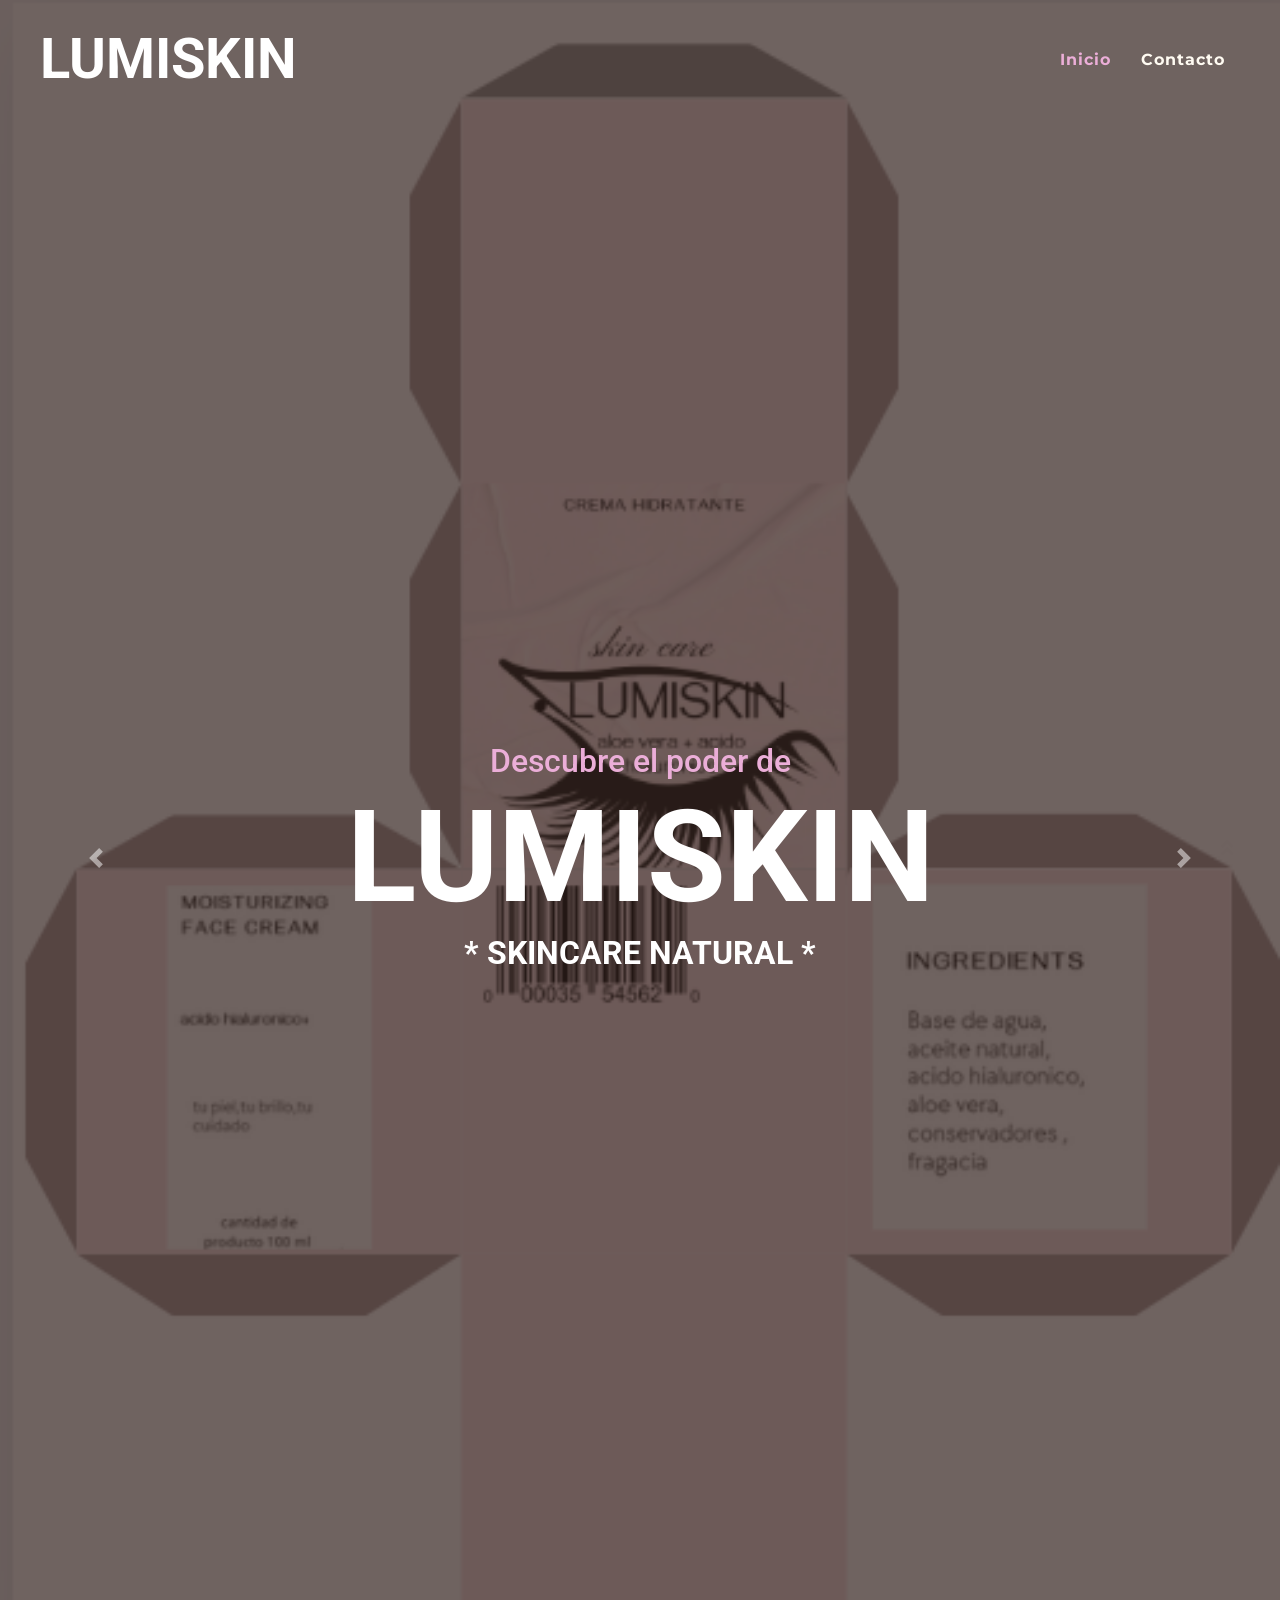
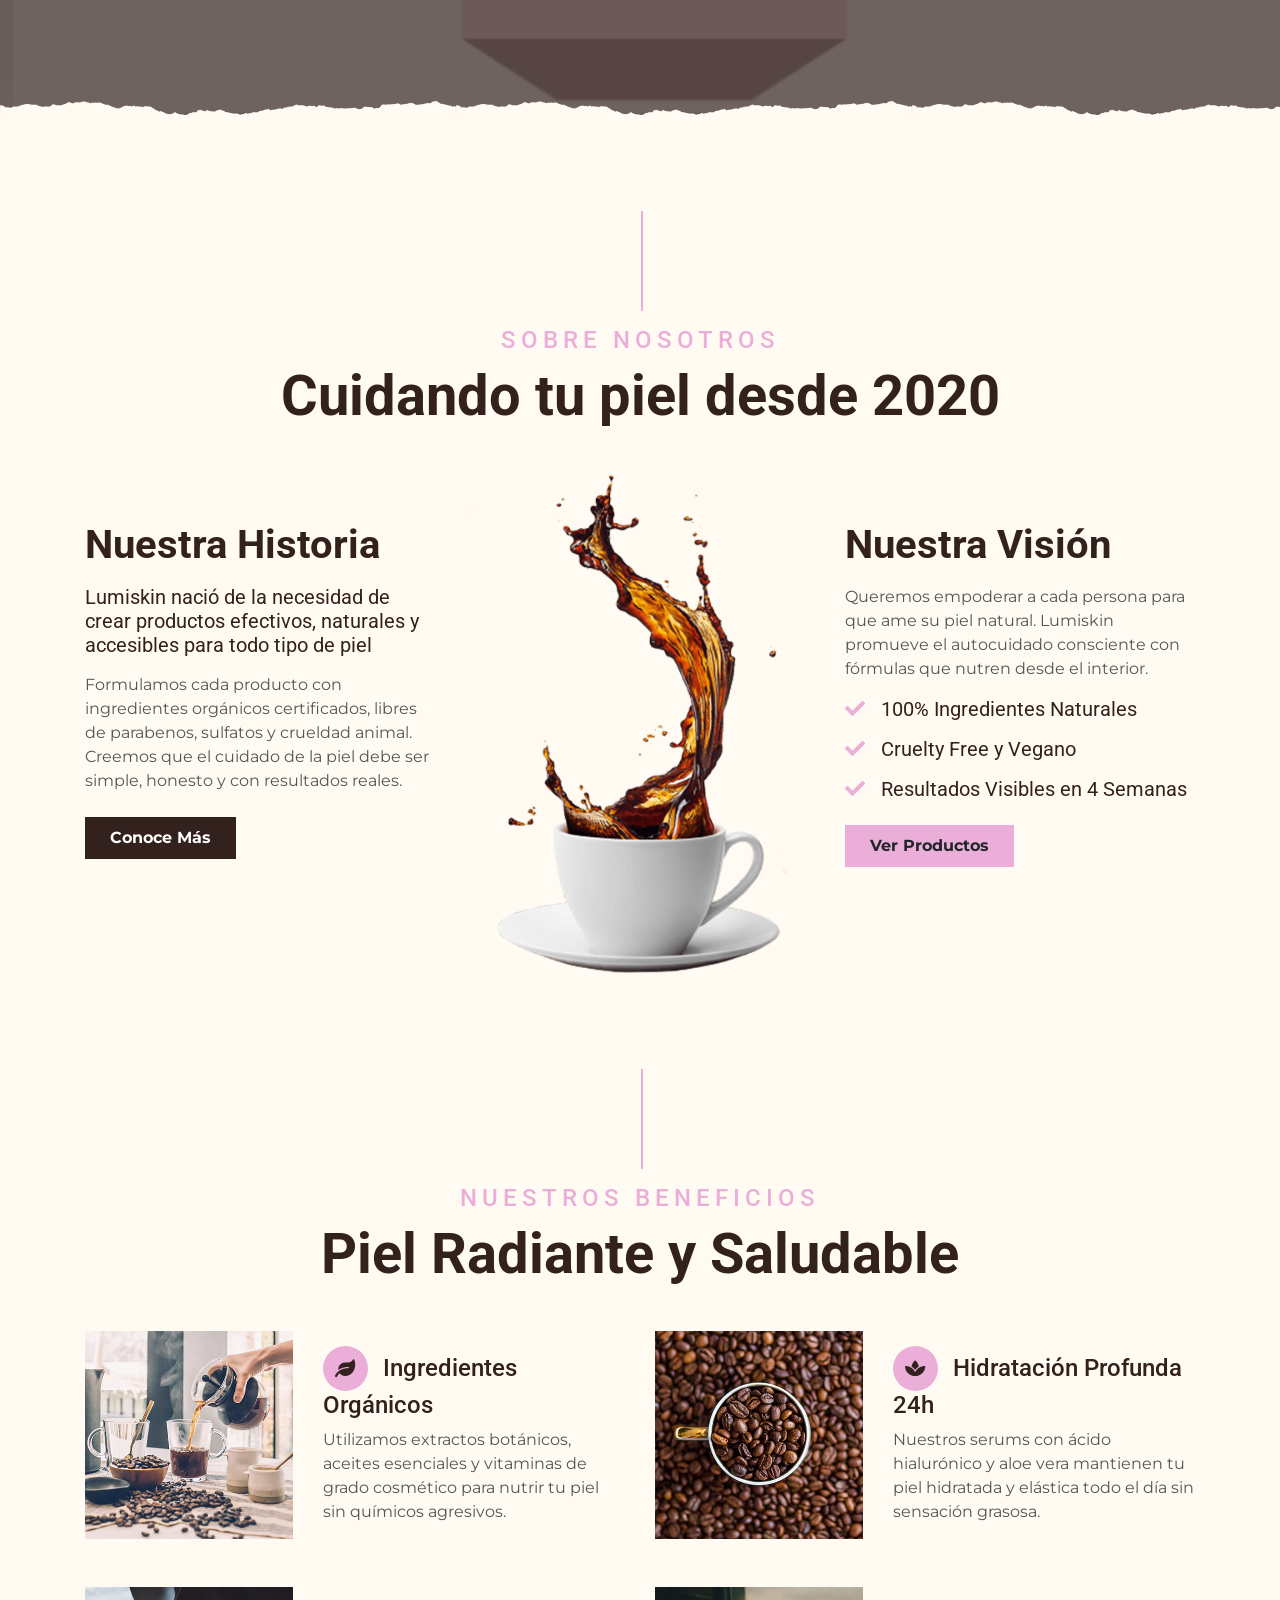
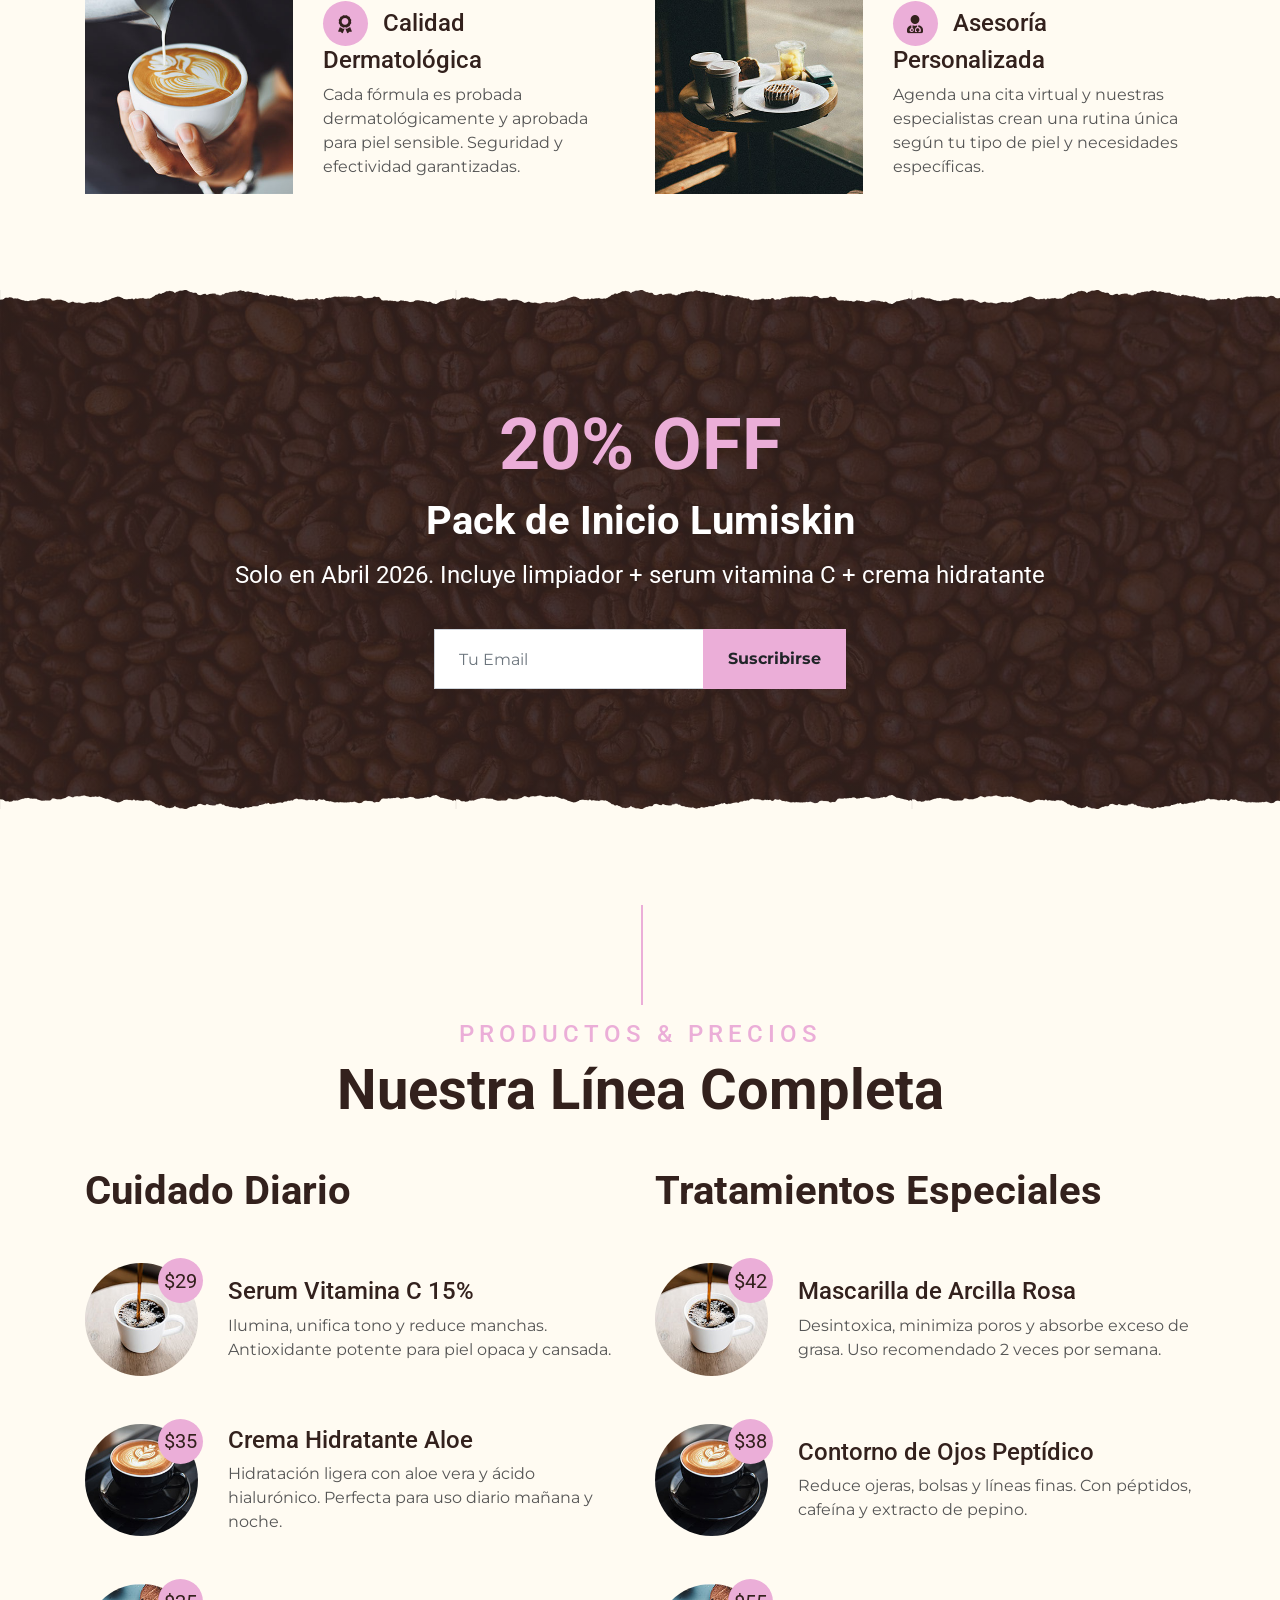
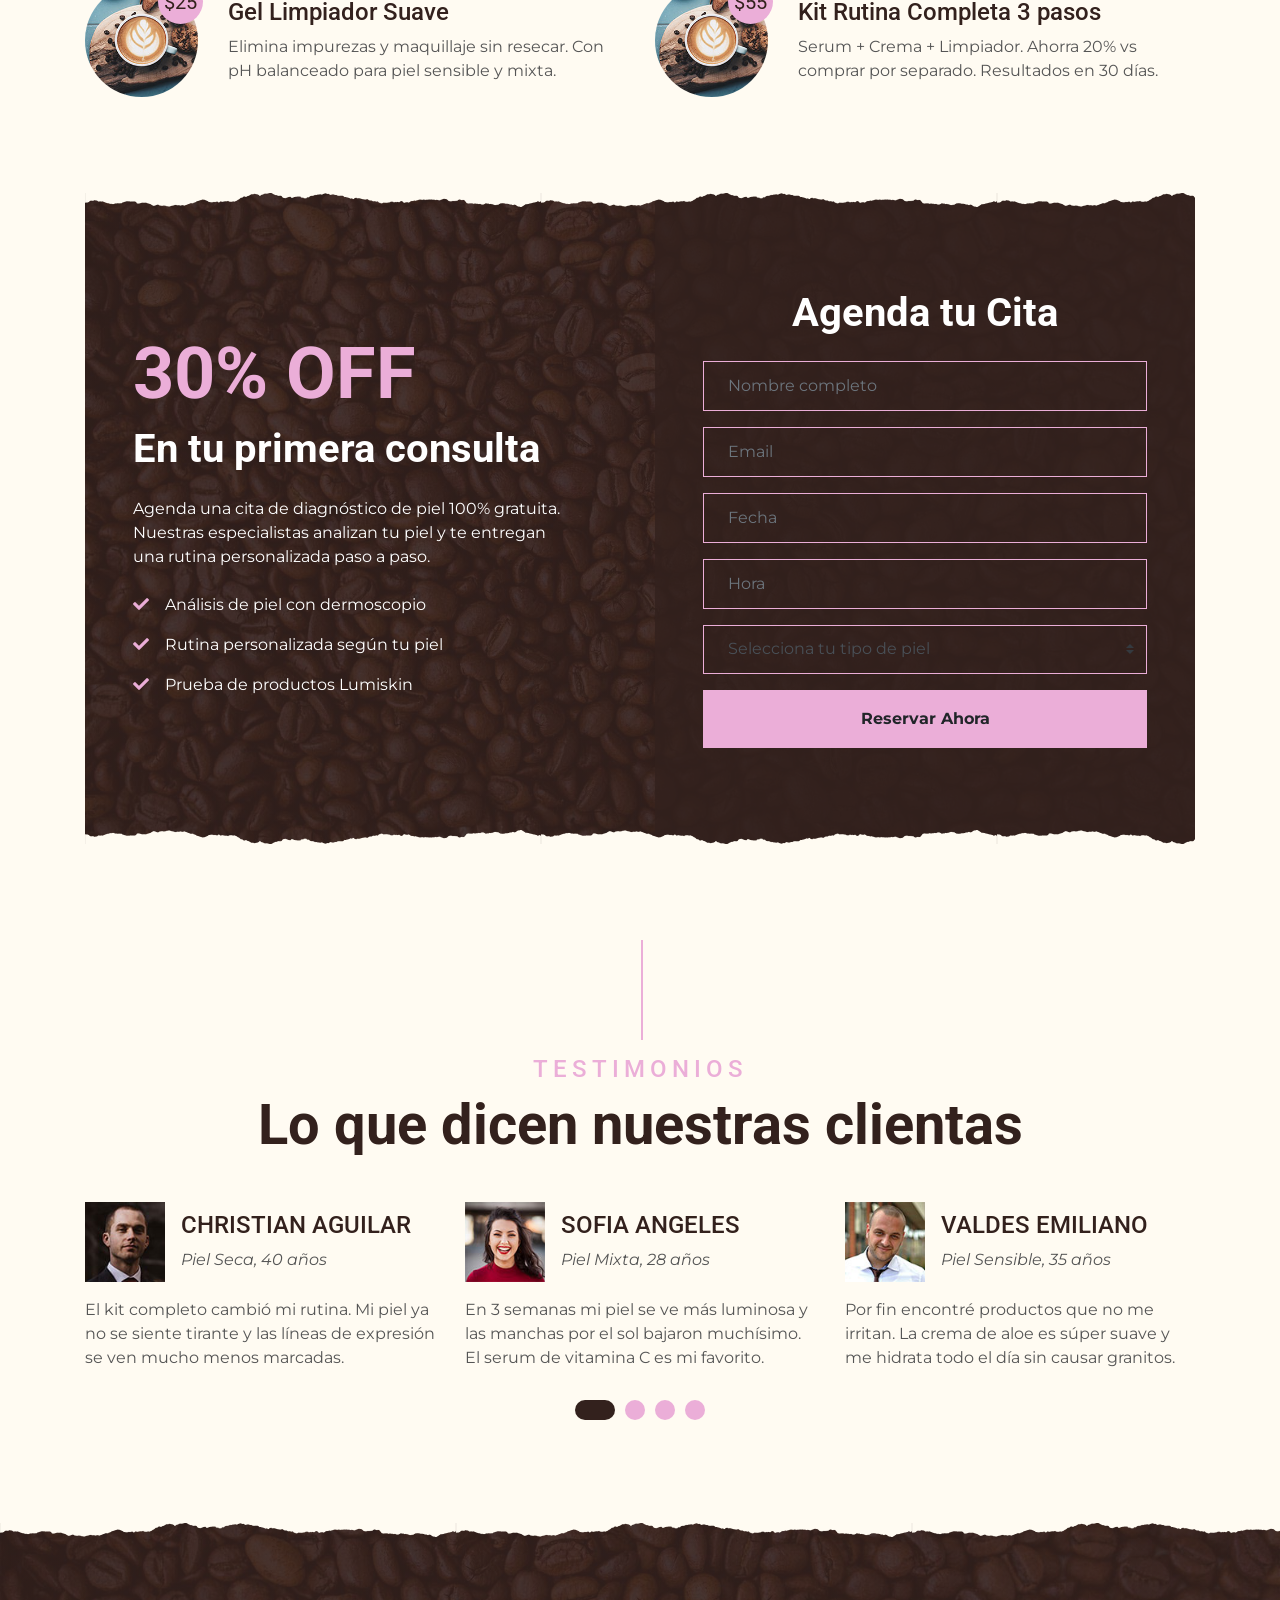
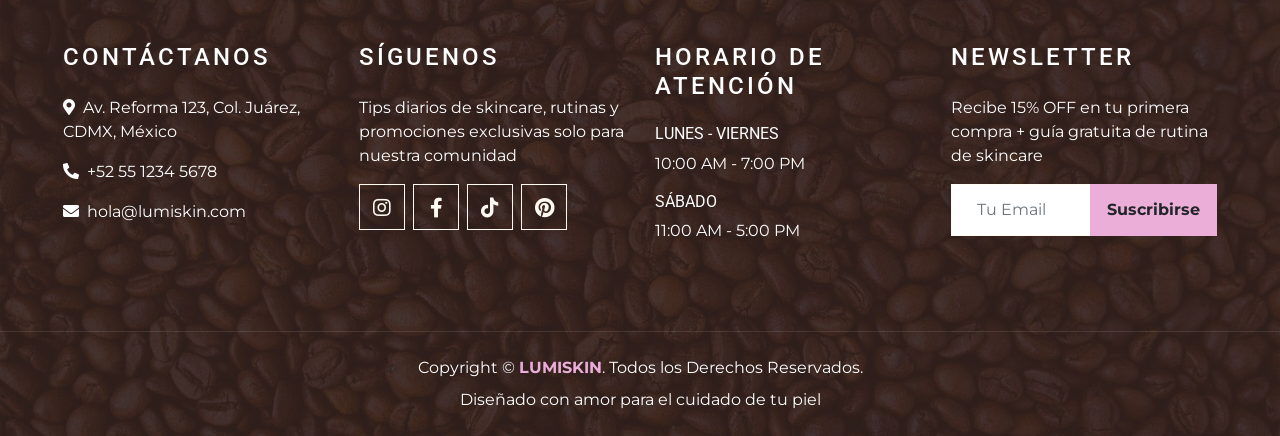
<file: index.html>
<!DOCTYPE html>
<html lang="es">

<head>
    <meta charset="utf-8">
    <title>LUMISKIN - Skincare Natural</title>
    <meta content="width=device-width, initial-scale=1.0" name="viewport">
    <meta content="Skincare natural, cremas faciales, serum, Lumiskin, rutina de piel" name="keywords">
    <meta content="Lumiskin - Productos de skincare natural para una piel radiante y saludable" name="description">

    <!-- Favicon -->
    <link href="img/favicon.ico" rel="icon">

    <!-- Google Font -->
    <link rel="preconnect" href="https://fonts.gstatic.com">
    <link href="https://fonts.googleapis.com/css2?family=Montserrat:wght@200;400;500&family=Roboto:wght@400;500;700&display=swap" rel="stylesheet"> 

    <!-- Font Awesome -->
    <link href="https://cdnjs.cloudflare.com/ajax/libs/font-awesome/5.10.0/css/all.min.css" rel="stylesheet">

    <!-- Libraries Stylesheet -->
    <link href="lib/owlcarousel/assets/owl.carousel.min.css" rel="stylesheet">
    <link href="lib/tempusdominus/css/tempusdominus-bootstrap-4.min.css" rel="stylesheet" />

    <!-- Customized Bootstrap Stylesheet -->
    <link href="css/style.min.css" rel="stylesheet">
</head>

<body>
    <!-- Navbar Start -->
    <div class="container-fluid p-0 nav-bar">
        <nav class="navbar navbar-expand-lg bg-none navbar-dark py-3">
            <a href="index.html" class="navbar-brand px-lg-4 m-0">
                <h1 class="m-0 display-4 text-uppercase text-white">LUMISKIN</h1>
            </a>
            <button type="button" class="navbar-toggler" data-toggle="collapse" data-target="#navbarCollapse">
                <span class="navbar-toggler-icon"></span>
            </button>
            <div class="collapse navbar-collapse justify-content-between" id="navbarCollapse">
                <div class="navbar-nav ml-auto p-4">
                    <a href="index.html" class="nav-item nav-link active">Inicio</a>
                    
                    
                    <a href="contact.html" class="nav-item nav-link">Contacto</a>
                </div>
            </div>
        </nav>
    </div>
    <!-- Navbar End -->

    <!-- Carousel Start -->
    <div class="container-fluid p-0 mb-5">
        <div id="blog-carousel" class="carousel slide overlay-bottom" data-ride="carousel">
            <div class="carousel-inner">
                <div class="carousel-item active">
                    <img class="w-100" src="imag/carrucel1.png" alt="Lumiskin Skincare">
                    <div class="carousel-caption d-flex flex-column align-items-center justify-content-center">
                        <h2 class="text-primary font-weight-medium m-0">Descubre el poder de</h2>
                        <h1 class="display-1 text-white m-0">LUMISKIN</h1>
                        <h2 class="text-white m-0">* SKINCARE NATURAL *</h2>
                    </div>
                </div>
                <div class="carousel-item">
                    <img class="w-100" src="img/carousel-2.jpg" alt="Productos naturales">
                    <div class="carousel-caption d-flex flex-column align-items-center justify-content-center">
                        <h2 class="text-primary font-weight-medium m-0">Ingredientes que tu piel</h2>
                        <h1 class="display-1 text-white m-0">NECESITA</h1>
                        <h2 class="text-white m-0">* SIN QUÍMICOS AGRESIVOS *</h2>
                    </div>
                </div>
            </div>
            <a class="carousel-control-prev" href="#blog-carousel" data-slide="prev">
                <span class="carousel-control-prev-icon"></span>
            </a>
            <a class="carousel-control-next" href="#blog-carousel" data-slide="next">
                <span class="carousel-control-next-icon"></span>
            </a>
        </div>
    </div>
    <!-- Carousel End -->

    <!-- About Start -->
    <div class="container-fluid py-5">
        <div class="container">
            <div class="section-title">
                <h4 class="text-primary text-uppercase" style="letter-spacing: 5px;">Sobre Nosotros</h4>
                <h1 class="display-4">Cuidando tu piel desde 2020</h1>
            </div>
            <div class="row">
                <div class="col-lg-4 py-0 py-lg-5">
                    <h1 class="mb-3">Nuestra Historia</h1>
                    <h5 class="mb-3">Lumiskin nació de la necesidad de crear productos efectivos, naturales y accesibles para todo tipo de piel</h5>
                    <p>Formulamos cada producto con ingredientes orgánicos certificados, libres de parabenos, sulfatos y crueldad animal. Creemos que el cuidado de la piel debe ser simple, honesto y con resultados reales.</p>
                    <a href="" class="btn btn-secondary font-weight-bold py-2 px-4 mt-2">Conoce Más</a>
                </div>
                <div class="col-lg-4 py-5 py-lg-0" style="min-height: 500px;">
                    <div class="position-relative h-100">
                        <img class="position-absolute w-100 h-100" src="img/about.png" style="object-fit: cover;">
                    </div>
                </div>
                <div class="col-lg-4 py-0 py-lg-5">
                    <h1 class="mb-3">Nuestra Visión</h1>
                    <p>Queremos empoderar a cada persona para que ame su piel natural. Lumiskin promueve el autocuidado consciente con fórmulas que nutren desde el interior.</p>
                    <h5 class="mb-3"><i class="fa fa-check text-primary mr-3"></i>100% Ingredientes Naturales</h5>
                    <h5 class="mb-3"><i class="fa fa-check text-primary mr-3"></i>Cruelty Free y Vegano</h5>
                    <h5 class="mb-3"><i class="fa fa-check text-primary mr-3"></i>Resultados Visibles en 4 Semanas</h5>
                    <a href="" class="btn btn-primary font-weight-bold py-2 px-4 mt-2">Ver Productos</a>
                </div>
            </div>
        </div>
    </div>
    <!-- About End -->

    <!-- Service Start -->
    <div class="container-fluid pt-5">
        <div class="container">
            <div class="section-title">
                <h4 class="text-primary text-uppercase" style="letter-spacing: 5px;">Nuestros Beneficios</h4>
                <h1 class="display-4">Piel Radiante y Saludable</h1>
            </div>
            <div class="row">
                <div class="col-lg-6 mb-5">
                    <div class="row align-items-center">
                        <div class="col-sm-5">
                            <img class="img-fluid mb-3 mb-sm-0" src="img/service-1.jpg" alt="">
                        </div>
                        <div class="col-sm-7">
                            <h4><i class="fa fa-leaf service-icon"></i>Ingredientes Orgánicos</h4>
                            <p class="m-0">Utilizamos extractos botánicos, aceites esenciales y vitaminas de grado cosmético para nutrir tu piel sin químicos agresivos.</p>
                        </div>
                    </div>
                </div>
                <div class="col-lg-6 mb-5">
                    <div class="row align-items-center">
                        <div class="col-sm-5">
                            <img class="img-fluid mb-3 mb-sm-0" src="img/service-2.jpg" alt="">
                        </div>
                        <div class="col-sm-7">
                            <h4><i class="fa fa-spa service-icon"></i>Hidratación Profunda 24h</h4>
                            <p class="m-0">Nuestros serums con ácido hialurónico y aloe vera mantienen tu piel hidratada y elástica todo el día sin sensación grasosa.</p>
                        </div>
                    </div>
                </div>
                <div class="col-lg-6 mb-5">
                    <div class="row align-items-center">
                        <div class="col-sm-5">
                            <img class="img-fluid mb-3 mb-sm-0" src="img/service-3.jpg" alt="">
                        </div>
                        <div class="col-sm-7">
                            <h4><i class="fa fa-award service-icon"></i>Calidad Dermatológica</h4>
                            <p class="m-0">Cada fórmula es probada dermatológicamente y aprobada para piel sensible. Seguridad y efectividad garantizadas.</p>
                        </div>
                    </div>
                </div>
                <div class="col-lg-6 mb-5">
                    <div class="row align-items-center">
                        <div class="col-sm-5">
                            <img class="img-fluid mb-3 mb-sm-0" src="img/service-4.jpg" alt="">
                        </div>
                        <div class="col-sm-7">
                            <h4><i class="fa fa-user-md service-icon"></i>Asesoría Personalizada</h4>
                            <p class="m-0">Agenda una cita virtual y nuestras especialistas crean una rutina única según tu tipo de piel y necesidades específicas.</p>
                        </div>
                    </div>
                </div>
            </div>
        </div>
    </div>
    <!-- Service End -->

    <!-- Offer Start -->
    <div class="offer container-fluid my-5 py-5 text-center position-relative overlay-top overlay-bottom">
        <div class="container py-5">
            <h1 class="display-3 text-primary mt-3">20% OFF</h1>
            <h1 class="text-white mb-3">Pack de Inicio Lumiskin</h1>
            <h4 class="text-white font-weight-normal mb-4 pb-3">Solo en Abril 2026. Incluye limpiador + serum vitamina C + crema hidratante</h4>
            <form class="form-inline justify-content-center mb-4">
                <div class="input-group">
                    <input type="text" class="form-control p-4" placeholder="Tu Email" style="height: 60px;">
                    <div class="input-group-append">
                        <button class="btn btn-primary font-weight-bold px-4" type="submit">Suscribirse</button>
                    </div>
                </div>
            </form>
        </div>
    </div>
    <!-- Offer End -->

    <!-- Menu Start -->
    <div class="container-fluid pt-5">
        <div class="container">
            <div class="section-title">
                <h4 class="text-primary text-uppercase" style="letter-spacing: 5px;">Productos & Precios</h4>
                <h1 class="display-4">Nuestra Línea Completa</h1>
            </div>
            <div class="row">
                <div class="col-lg-6">
                    <h1 class="mb-5">Cuidado Diario</h1>
                    <div class="row align-items-center mb-5">
                        <div class="col-4 col-sm-3">
                            <img class="w-100 rounded-circle mb-3 mb-sm-0" src="img/menu-1.jpg" alt="">
                            <h5 class="menu-price">$29</h5>
                        </div>
                        <div class="col-8 col-sm-9">
                            <h4>Serum Vitamina C 15%</h4>
                            <p class="m-0">Ilumina, unifica tono y reduce manchas. Antioxidante potente para piel opaca y cansada.</p>
                        </div>
                    </div>
                    <div class="row align-items-center mb-5">
                        <div class="col-4 col-sm-3">
                            <img class="w-100 rounded-circle mb-3 mb-sm-0" src="img/menu-2.jpg" alt="">
                            <h5 class="menu-price">$35</h5>
                        </div>
                        <div class="col-8 col-sm-9">
                            <h4>Crema Hidratante Aloe</h4>
                            <p class="m-0">Hidratación ligera con aloe vera y ácido hialurónico. Perfecta para uso diario mañana y noche.</p>
                        </div>
                    </div>
                    <div class="row align-items-center mb-5">
                        <div class="col-4 col-sm-3">
                            <img class="w-100 rounded-circle mb-3 mb-sm-0" src="img/menu-3.jpg" alt="">
                            <h5 class="menu-price">$25</h5>
                        </div>
                        <div class="col-8 col-sm-9">
                            <h4>Gel Limpiador Suave</h4>
                            <p class="m-0">Elimina impurezas y maquillaje sin resecar. Con pH balanceado para piel sensible y mixta.</p>
                        </div>
                    </div>
                </div>
                <div class="col-lg-6">
                    <h1 class="mb-5">Tratamientos Especiales</h1>
                    <div class="row align-items-center mb-5">
                        <div class="col-4 col-sm-3">
                            <img class="w-100 rounded-circle mb-3 mb-sm-0" src="img/menu-1.jpg" alt="">
                            <h5 class="menu-price">$42</h5>
                        </div>
                        <div class="col-8 col-sm-9">
                            <h4>Mascarilla de Arcilla Rosa</h4>
                            <p class="m-0">Desintoxica, minimiza poros y absorbe exceso de grasa. Uso recomendado 2 veces por semana.</p>
                        </div>
                    </div>
                    <div class="row align-items-center mb-5">
                        <div class="col-4 col-sm-3">
                            <img class="w-100 rounded-circle mb-3 mb-sm-0" src="img/menu-2.jpg" alt="">
                            <h5 class="menu-price">$38</h5>
                        </div>
                        <div class="col-8 col-sm-9">
                            <h4>Contorno de Ojos Peptídico</h4>
                            <p class="m-0">Reduce ojeras, bolsas y líneas finas. Con péptidos, cafeína y extracto de pepino.</p>
                        </div>
                    </div>
                    <div class="row align-items-center mb-5">
                        <div class="col-4 col-sm-3">
                            <img class="w-100 rounded-circle mb-3 mb-sm-0" src="img/menu-3.jpg" alt="">
                            <h5 class="menu-price">$55</h5>
                        </div>
                        <div class="col-8 col-sm-9">
                            <h4>Kit Rutina Completa 3 pasos</h4>
                            <p class="m-0">Serum + Crema + Limpiador. Ahorra 20% vs comprar por separado. Resultados en 30 días.</p>
                        </div>
                    </div>
                </div>
            </div>
        </div>
    </div>
    <!-- Menu End -->

    <!-- Reservation Start -->
    <div class="container-fluid my-5">
        <div class="container">
            <div class="reservation position-relative overlay-top overlay-bottom">
                <div class="row align-items-center">
                    <div class="col-lg-6 my-5 my-lg-0">
                        <div class="p-5">
                            <div class="mb-4">
                                <h1 class="display-3 text-primary">30% OFF</h1>
                                <h1 class="text-white">En tu primera consulta</h1>
                            </div>
                            <p class="text-white">Agenda una cita de diagnóstico de piel 100% gratuita. Nuestras especialistas analizan tu piel y te entregan una rutina personalizada paso a paso.</p>
                            <ul class="list-inline text-white m-0">
                                <li class="py-2"><i class="fa fa-check text-primary mr-3"></i>Análisis de piel con dermoscopio</li>
                                <li class="py-2"><i class="fa fa-check text-primary mr-3"></i>Rutina personalizada según tu piel</li>
                                <li class="py-2"><i class="fa fa-check text-primary mr-3"></i>Prueba de productos Lumiskin</li>
                            </ul>
                        </div>
                    </div>
                    <div class="col-lg-6">
                        <div class="text-center p-5" style="background: rgba(51, 33, 29, .8);">
                            <h1 class="text-white mb-4 mt-5">Agenda tu Cita</h1>
                            <form class="mb-5">
                                <div class="form-group">
                                    <input type="text" class="form-control bg-transparent border-primary p-4" placeholder="Nombre completo" required="required" />
                                </div>
                                <div class="form-group">
                                    <input type="email" class="form-control bg-transparent border-primary p-4" placeholder="Email" required="required" />
                                </div>
                                <div class="form-group">
                                    <div class="date" id="date" data-target-input="nearest">
                                        <input type="text" class="form-control bg-transparent border-primary p-4 datetimepicker-input" placeholder="Fecha" data-target="#date" data-toggle="datetimepicker"/>
                                    </div>
                                </div>
                                <div class="form-group">
                                    <div class="time" id="time" data-target-input="nearest">
                                        <input type="text" class="form-control bg-transparent border-primary p-4 datetimepicker-input" placeholder="Hora" data-target="#time" data-toggle="datetimepicker"/>
                                    </div>
                                </div>
                                <div class="form-group">
                                    <select class="custom-select bg-transparent border-primary px-4" style="height: 49px;">
                                        <option selected>Selecciona tu tipo de piel</option>
                                        <option value="1">Piel Seca</option>
                                        <option value="2">Piel Grasa</option>
                                        <option value="3">Piel Mixta</option>
                                        <option value="4">Piel Sensible</option>
                                    </select>
                                </div>
                                
                                <div>
                                    <button class="btn btn-primary btn-block font-weight-bold py-3" type="submit">Reservar Ahora</button>
                                </div>
                            </form>
                        </div>
                    </div>
                </div>
            </div>
        </div>
    </div>
    <!-- Reservation End -->

    <!-- Testimonial Start -->
    <div class="container-fluid py-5">
        <div class="container">
            <div class="section-title">
                <h4 class="text-primary text-uppercase" style="letter-spacing: 5px;">Testimonios</h4>
                <h1 class="display-4">Lo que dicen nuestras clientas</h1>
            </div>
            <div class="owl-carousel testimonial-carousel">
                <div class="testimonial-item">
                    <div class="d-flex align-items-center mb-3">
                        <img class="img-fluid" src="img/testimonial-1.jpg" alt="">
                        <div class="ml-3">
                            <h4>SOFIA ANGELES</h4>
                            <i>Piel Mixta, 28 años</i>
                        </div>
                    </div>
                    <p class="m-0">En 3 semanas mi piel se ve más luminosa y las manchas por el sol bajaron muchísimo. El serum de vitamina C es mi favorito.</p>
                </div>
                <div class="testimonial-item">
                    <div class="d-flex align-items-center mb-3">
                        <img class="img-fluid" src="img/testimonial-2.jpg" alt="">
                        <div class="ml-3">
                            <h4>VALDES EMILIANO </h4>
                            <i>Piel Sensible, 35 años</i>
                        </div>
                    </div>
                    <p class="m-0">Por fin encontré productos que no me irritan. La crema de aloe es súper suave y me hidrata todo el día sin causar granitos.</p>
                </div>
                <div class="testimonial-item">
                    <div class="d-flex align-items-center mb-3">
                        <img class="img-fluid" src="img/testimonial-3.jpg" alt="">
                        <div class="ml-3">
                            <h4>Sofía Ramírez</h4>
                            <i>Piel Grasa, 24 años</i>
                        </div>
                    </div>
                    <p class="m-0">La mascarilla de arcilla rosa me ayudó a controlar el brillo y reducir poros. Mi maquillaje ahora dura todo el día.</p>
                </div>
                <div class="testimonial-item">
                    <div class="d-flex align-items-center mb-3">
                        <img class="img-fluid" src="img/testimonial-4.jpg" alt="">
                        <div class="ml-3">
                            <h4>CHRISTIAN AGUILAR </h4>
                            <i>Piel Seca, 40 años</i>
                        </div>
                    </div>
                    <p class="m-0">El kit completo cambió mi rutina. Mi piel ya no se siente tirante y las líneas de expresión se ven mucho menos marcadas.</p>
                </div>
            </div>
        </div>
    </div>
    <!-- Testimonial End -->

    <!-- Footer Start -->
    <div class="container-fluid footer text-white mt-5 pt-5 px-0 position-relative overlay-top">
        <div class="row mx-0 pt-5 px-sm-3 px-lg-5 mt-4">
            <div class="col-lg-3 col-md-6 mb-5">
                <h4 class="text-white text-uppercase mb-4" style="letter-spacing: 3px;">Contáctanos</h4>
                <p><i class="fa fa-map-marker-alt mr-2"></i>Av. Reforma 123, Col. Juárez, CDMX, México</p>
                <p><i class="fa fa-phone-alt mr-2"></i>+52 55 1234 5678</p>
                <p class="m-0"><i class="fa fa-envelope mr-2"></i>hola@lumiskin.com</p>
            </div>
            <div class="col-lg-3 col-md-6 mb-5">
                <h4 class="text-white text-uppercase mb-4" style="letter-spacing: 3px;">Síguenos</h4>
                <p>Tips diarios de skincare, rutinas y promociones exclusivas solo para nuestra comunidad</p>
                <div class="d-flex justify-content-start">
                    <a class="btn btn-lg btn-outline-light btn-lg-square mr-2" href="#"><i class="fab fa-instagram"></i></a>
                    <a class="btn btn-lg btn-outline-light btn-lg-square mr-2" href="#"><i class="fab fa-facebook-f"></i></a>
                    <a class="btn btn-lg btn-outline-light btn-lg-square mr-2" href="#"><i class="fab fa-tiktok"></i></a>
                    <a class="btn btn-lg btn-outline-light btn-lg-square" href="#"><i class="fab fa-pinterest"></i></a>
                </div>
            </div>
            <div class="col-lg-3 col-md-6 mb-5">
                <h4 class="text-white text-uppercase mb-4" style="letter-spacing: 3px;">Horario de Atención</h4>
                <div>
                    <h6 class="text-white text-uppercase">Lunes - Viernes</h6>
                    <p>10:00 AM - 7:00 PM</p>
                    <h6 class="text-white text-uppercase">Sábado</h6>
                    <p>11:00 AM - 5:00 PM</p>
                </div>
            </div>
            <div class="col-lg-3 col-md-6 mb-5">
                <h4 class="text-white text-uppercase mb-4" style="letter-spacing: 3px;">Newsletter</h4>
                <p>Recibe 15% OFF en tu primera compra + guía gratuita de rutina de skincare</p>
                <div class="w-100">
                    <div class="input-group">
                        <input type="text" class="form-control border-light" style="padding: 25px;" placeholder="Tu Email">
                        <div class="input-group-append">
                            <button class="btn btn-primary font-weight-bold px-3">Suscribirse</button>
                        </div>
                    </div>
                </div>
            </div>
        </div>
        <div class="container-fluid text-center text-white border-top mt-4 py-4 px-sm-3 px-md-5" style="border-color: rgba(256, 256, 256, .1) !important;">
            <p class="mb-2 text-white">Copyright &copy; <a class="font-weight-bold" href="#">LUMISKIN</a>. Todos los Derechos Reservados.</p>
            <p class="m-0 text-white">Diseñado con amor para el cuidado de tu piel</p>
        </div>
    </div>
    <!-- Footer End -->

    <!-- Back to Top -->
    <a href="#" class="btn btn-lg btn-primary btn-lg-square back-to-top"><i class="fa fa-angle-double-up"></i></a>

    <!-- JavaScript Libraries -->
    <script src="https://code.jquery.com/jquery-3.4.1.min.js"></script>
    <script src="https://stackpath.bootstrapcdn.com/bootstrap/4.4.1/js/bootstrap.bundle.min.js"></script>
    <script src="lib/easing/easing.min.js"></script>
    <script src="lib/waypoints/waypoints.min.js"></script>
    <script src="lib/owlcarousel/owl.carousel.min.js"></script>
    <script src="lib/tempusdominus/js/moment.min.js"></script>
    <script src="lib/tempusdominus/js/moment-timezone.min.js"></script>
    <script src="lib/tempusdominus/js/tempusdominus-bootstrap-4.min.js"></script>

    <!-- Contact Javascript File -->
    <script src="mail/jqBootstrapValidation.min.js"></script>
    <script src="mail/contact.js"></script>

    <!-- Template Javascript -->
    <script src="js/main.js"></script>
</body>

</html>
</file>
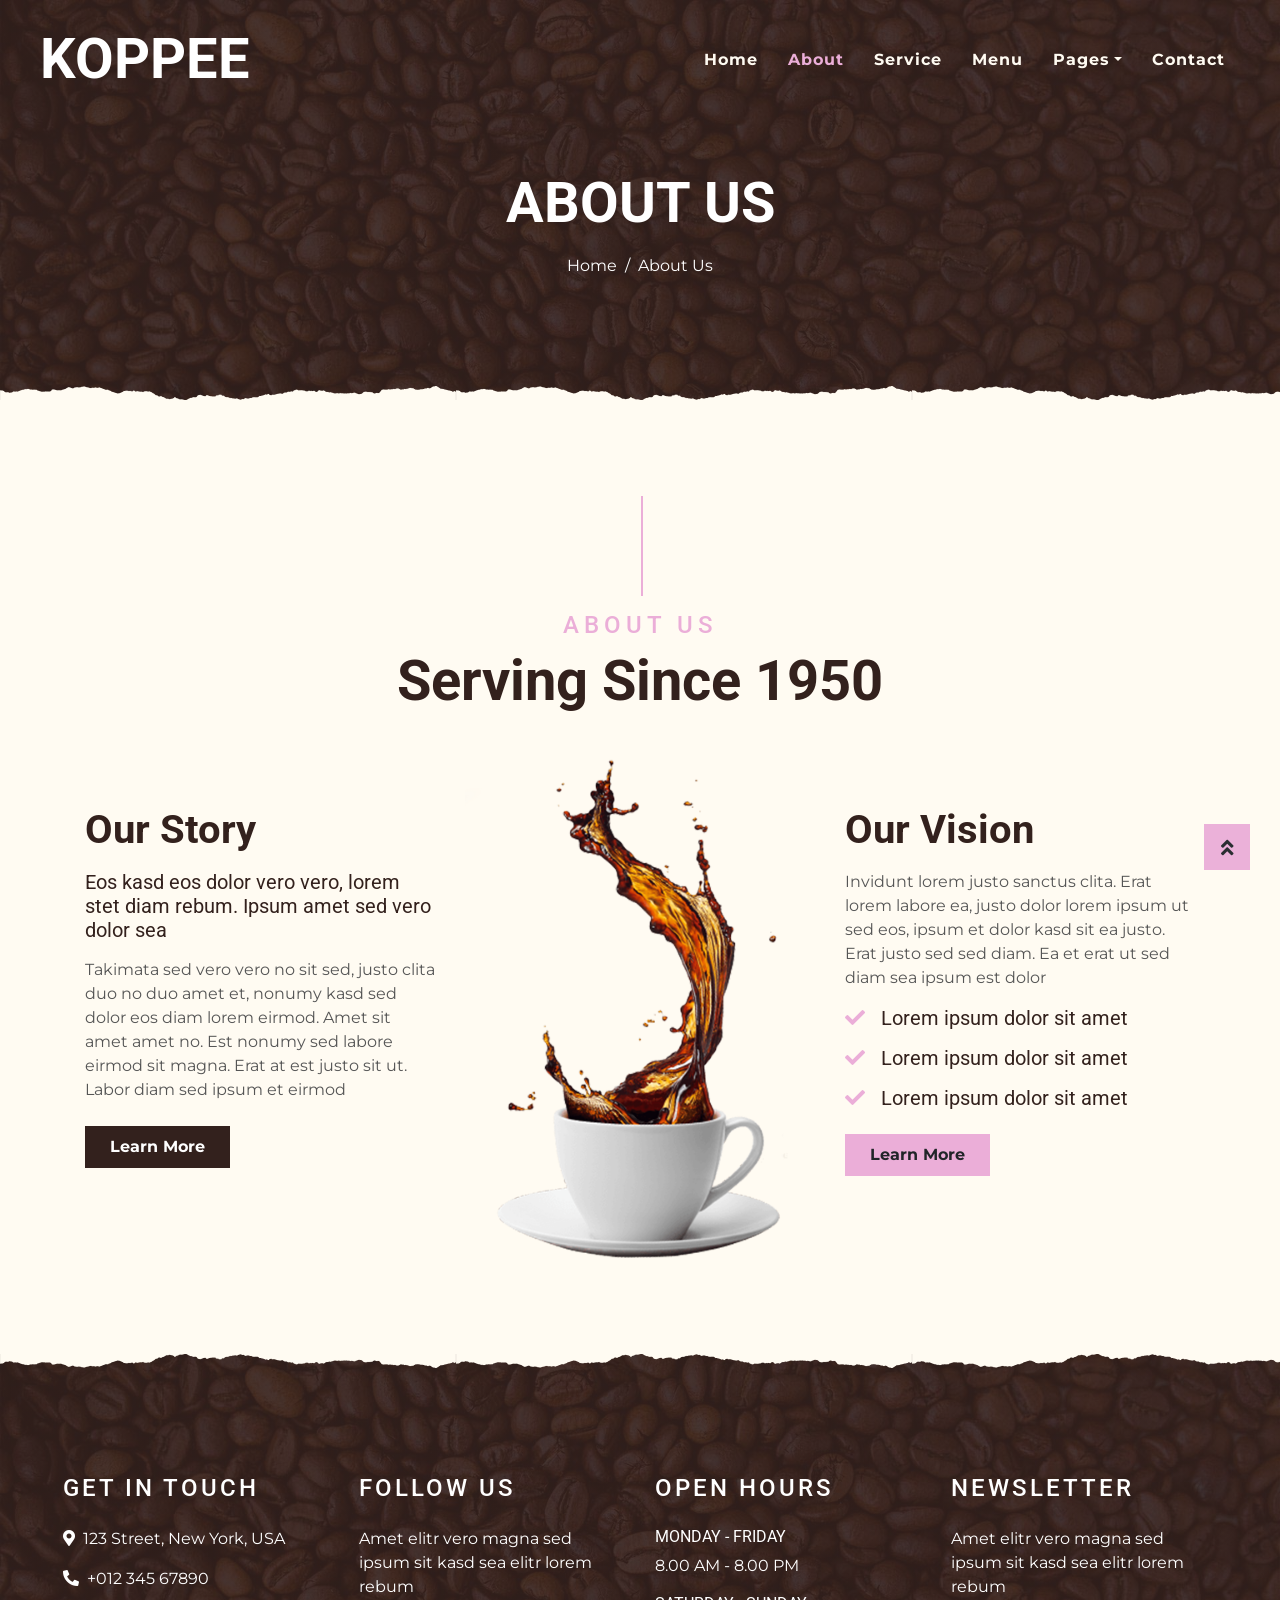
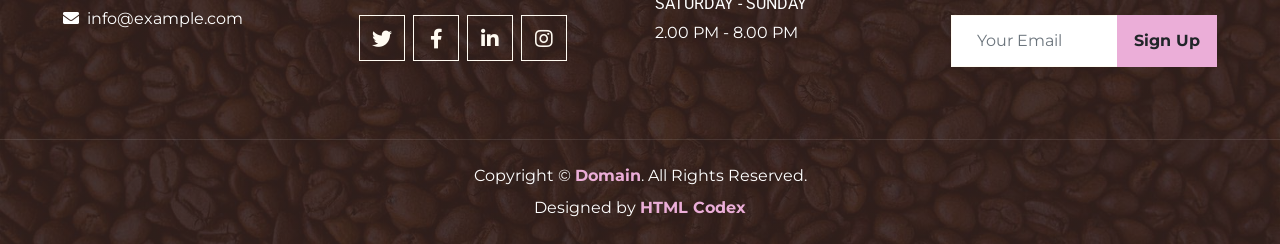
<file: about.html>
<!DOCTYPE html>
<html lang="en">

<head>
    <meta charset="utf-8">
    <title>KOPPEE - Coffee Shop HTML Template</title>
    <meta content="width=device-width, initial-scale=1.0" name="viewport">
    <meta content="Free Website Template" name="keywords">
    <meta content="Free Website Template" name="description">

    <!-- Favicon -->
    <link href="img/favicon.ico" rel="icon">

    <!-- Google Font -->
    <link rel="preconnect" href="https://fonts.gstatic.com">
    <link href="https://fonts.googleapis.com/css2?family=Montserrat:wght@200;400&family=Roboto:wght@400;500;700&display=swap" rel="stylesheet"> 

    <!-- Font Awesome -->
    <link href="https://cdnjs.cloudflare.com/ajax/libs/font-awesome/5.10.0/css/all.min.css" rel="stylesheet">

    <!-- Libraries Stylesheet -->
    <link href="lib/owlcarousel/assets/owl.carousel.min.css" rel="stylesheet">
    <link href="lib/tempusdominus/css/tempusdominus-bootstrap-4.min.css" rel="stylesheet" />

    <!-- Customized Bootstrap Stylesheet -->
    <link href="css/style.min.css" rel="stylesheet">
</head>

<body>
    <!-- Navbar Start -->
    <div class="container-fluid p-0 nav-bar">
        <nav class="navbar navbar-expand-lg bg-none navbar-dark py-3">
            <a href="index.html" class="navbar-brand px-lg-4 m-0">
                <h1 class="m-0 display-4 text-uppercase text-white">KOPPEE</h1>
            </a>
            <button type="button" class="navbar-toggler" data-toggle="collapse" data-target="#navbarCollapse">
                <span class="navbar-toggler-icon"></span>
            </button>
            <div class="collapse navbar-collapse justify-content-between" id="navbarCollapse">
                <div class="navbar-nav ml-auto p-4">
                    <a href="index.html" class="nav-item nav-link">Home</a>
                    <a href="about.html" class="nav-item nav-link active">About</a>
                    <a href="service.html" class="nav-item nav-link">Service</a>
                    <a href="menu.html" class="nav-item nav-link">Menu</a>
                    <div class="nav-item dropdown">
                        <a href="#" class="nav-link dropdown-toggle" data-toggle="dropdown">Pages</a>
                        <div class="dropdown-menu text-capitalize">
                            <a href="reservation.html" class="dropdown-item">Reservation</a>
                            <a href="testimonial.html" class="dropdown-item">Testimonial</a>
                        </div>
                    </div>
                    <a href="contact.html" class="nav-item nav-link">Contact</a>
                </div>
            </div>
        </nav>
    </div>
    <!-- Navbar End -->


    <!-- Page Header Start -->
    <div class="container-fluid page-header mb-5 position-relative overlay-bottom">
        <div class="d-flex flex-column align-items-center justify-content-center pt-0 pt-lg-5" style="min-height: 400px">
            <h1 class="display-4 mb-3 mt-0 mt-lg-5 text-white text-uppercase">About Us</h1>
            <div class="d-inline-flex mb-lg-5">
                <p class="m-0 text-white"><a class="text-white" href="">Home</a></p>
                <p class="m-0 text-white px-2">/</p>
                <p class="m-0 text-white">About Us</p>
            </div>
        </div>
    </div>
    <!-- Page Header End -->


    <!-- About Start -->
    <div class="container-fluid py-5">
        <div class="container">
            <div class="section-title">
                <h4 class="text-primary text-uppercase" style="letter-spacing: 5px;">About Us</h4>
                <h1 class="display-4">Serving Since 1950</h1>
            </div>
            <div class="row">
                <div class="col-lg-4 py-0 py-lg-5">
                    <h1 class="mb-3">Our Story</h1>
                    <h5 class="mb-3">Eos kasd eos dolor vero vero, lorem stet diam rebum. Ipsum amet sed vero dolor sea</h5>
                    <p>Takimata sed vero vero no sit sed, justo clita duo no duo amet et, nonumy kasd sed dolor eos diam lorem eirmod. Amet sit amet amet no. Est nonumy sed labore eirmod sit magna. Erat at est justo sit ut. Labor diam sed ipsum et eirmod</p>
                    <a href="" class="btn btn-secondary font-weight-bold py-2 px-4 mt-2">Learn More</a>
                </div>
                <div class="col-lg-4 py-5 py-lg-0" style="min-height: 500px;">
                    <div class="position-relative h-100">
                        <img class="position-absolute w-100 h-100" src="img/about.png" style="object-fit: cover;">
                    </div>
                </div>
                <div class="col-lg-4 py-0 py-lg-5">
                    <h1 class="mb-3">Our Vision</h1>
                    <p>Invidunt lorem justo sanctus clita. Erat lorem labore ea, justo dolor lorem ipsum ut sed eos, ipsum et dolor kasd sit ea justo. Erat justo sed sed diam. Ea et erat ut sed diam sea ipsum est dolor</p>
                    <h5 class="mb-3"><i class="fa fa-check text-primary mr-3"></i>Lorem ipsum dolor sit amet</h5>
                    <h5 class="mb-3"><i class="fa fa-check text-primary mr-3"></i>Lorem ipsum dolor sit amet</h5>
                    <h5 class="mb-3"><i class="fa fa-check text-primary mr-3"></i>Lorem ipsum dolor sit amet</h5>
                    <a href="" class="btn btn-primary font-weight-bold py-2 px-4 mt-2">Learn More</a>
                </div>
            </div>
        </div>
    </div>
    <!-- About End -->


    <!-- Footer Start -->
    <div class="container-fluid footer text-white mt-5 pt-5 px-0 position-relative overlay-top">
        <div class="row mx-0 pt-5 px-sm-3 px-lg-5 mt-4">
            <div class="col-lg-3 col-md-6 mb-5">
                <h4 class="text-white text-uppercase mb-4" style="letter-spacing: 3px;">Get In Touch</h4>
                <p><i class="fa fa-map-marker-alt mr-2"></i>123 Street, New York, USA</p>
                <p><i class="fa fa-phone-alt mr-2"></i>+012 345 67890</p>
                <p class="m-0"><i class="fa fa-envelope mr-2"></i>info@example.com</p>
            </div>
            <div class="col-lg-3 col-md-6 mb-5">
                <h4 class="text-white text-uppercase mb-4" style="letter-spacing: 3px;">Follow Us</h4>
                <p>Amet elitr vero magna sed ipsum sit kasd sea elitr lorem rebum</p>
                <div class="d-flex justify-content-start">
                    <a class="btn btn-lg btn-outline-light btn-lg-square mr-2" href="#"><i class="fab fa-twitter"></i></a>
                    <a class="btn btn-lg btn-outline-light btn-lg-square mr-2" href="#"><i class="fab fa-facebook-f"></i></a>
                    <a class="btn btn-lg btn-outline-light btn-lg-square mr-2" href="#"><i class="fab fa-linkedin-in"></i></a>
                    <a class="btn btn-lg btn-outline-light btn-lg-square" href="#"><i class="fab fa-instagram"></i></a>
                </div>
            </div>
            <div class="col-lg-3 col-md-6 mb-5">
                <h4 class="text-white text-uppercase mb-4" style="letter-spacing: 3px;">Open Hours</h4>
                <div>
                    <h6 class="text-white text-uppercase">Monday - Friday</h6>
                    <p>8.00 AM - 8.00 PM</p>
                    <h6 class="text-white text-uppercase">Saturday - Sunday</h6>
                    <p>2.00 PM - 8.00 PM</p>
                </div>
            </div>
            <div class="col-lg-3 col-md-6 mb-5">
                <h4 class="text-white text-uppercase mb-4" style="letter-spacing: 3px;">Newsletter</h4>
                <p>Amet elitr vero magna sed ipsum sit kasd sea elitr lorem rebum</p>
                <div class="w-100">
                    <div class="input-group">
                        <input type="text" class="form-control border-light" style="padding: 25px;" placeholder="Your Email">
                        <div class="input-group-append">
                            <button class="btn btn-primary font-weight-bold px-3">Sign Up</button>
                        </div>
                    </div>
                </div>
            </div>
        </div>
        <div class="container-fluid text-center text-white border-top mt-4 py-4 px-sm-3 px-md-5" style="border-color: rgba(256, 256, 256, .1) !important;">
            <p class="mb-2 text-white">Copyright &copy; <a class="font-weight-bold" href="#">Domain</a>. All Rights Reserved.</a></p>
            <p class="m-0 text-white">Designed by <a class="font-weight-bold" href="https://htmlcodex.com">HTML Codex</a></p>
        </div>
    </div>
    <!-- Footer End -->


    <!-- Back to Top -->
    <a href="#" class="btn btn-lg btn-primary btn-lg-square back-to-top"><i class="fa fa-angle-double-up"></i></a>


    <!-- JavaScript Libraries -->
    <script src="https://code.jquery.com/jquery-3.4.1.min.js"></script>
    <script src="https://stackpath.bootstrapcdn.com/bootstrap/4.4.1/js/bootstrap.bundle.min.js"></script>
    <script src="lib/easing/easing.min.js"></script>
    <script src="lib/waypoints/waypoints.min.js"></script>
    <script src="lib/owlcarousel/owl.carousel.min.js"></script>
    <script src="lib/tempusdominus/js/moment.min.js"></script>
    <script src="lib/tempusdominus/js/moment-timezone.min.js"></script>
    <script src="lib/tempusdominus/js/tempusdominus-bootstrap-4.min.js"></script>

    <!-- Contact Javascript File -->
    <script src="mail/jqBootstrapValidation.min.js"></script>
    <script src="mail/contact.js"></script>

    <!-- Template Javascript -->
    <script src="js/main.js"></script>
</body>

</html>
</file>
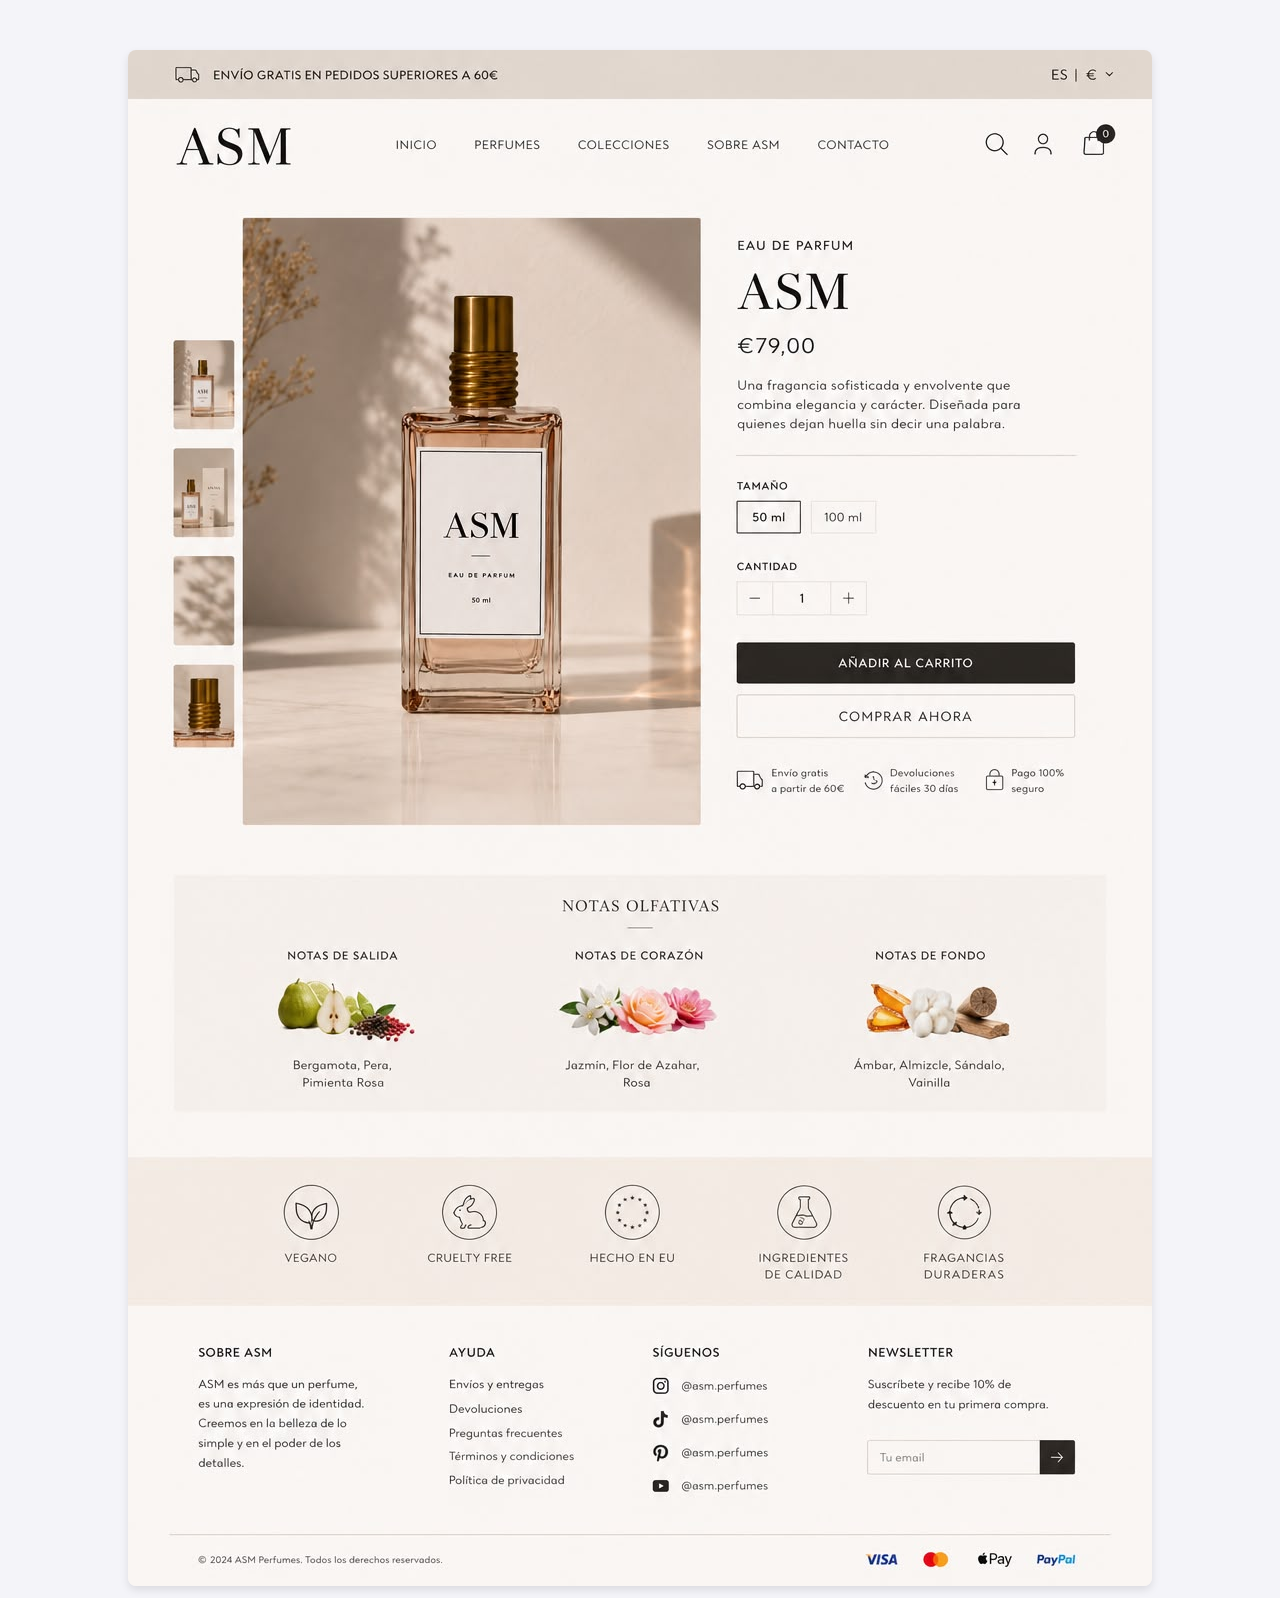
<file: asm.html>
<!DOCTYPE html>
<html lang="es">
<head>
    <meta charset="UTF-8">
    <meta name="viewport" content="width=device-width, initial-scale=1.0">
    <title>Mostrar Imagen en GitHub</title>
    <style>
        /* Un poco de estilo para que se vea centrado y ordenado */
        body {
            font-family: Arial, sans-serif;
            text-align: center;
            background-color: #f4f4f9;
            margin-top: 50px;
        }
        img {
            max-width: 100%;
            height: auto;
            border-radius: 8px;
            box-shadow: 0 4px 8px rgba(0, 0, 0, 0.1);
        }
    </style>
</head>
<body>

   
    
    <img src="ASM.png" alt="Imagen ASM">

</body>
</html>
</file>
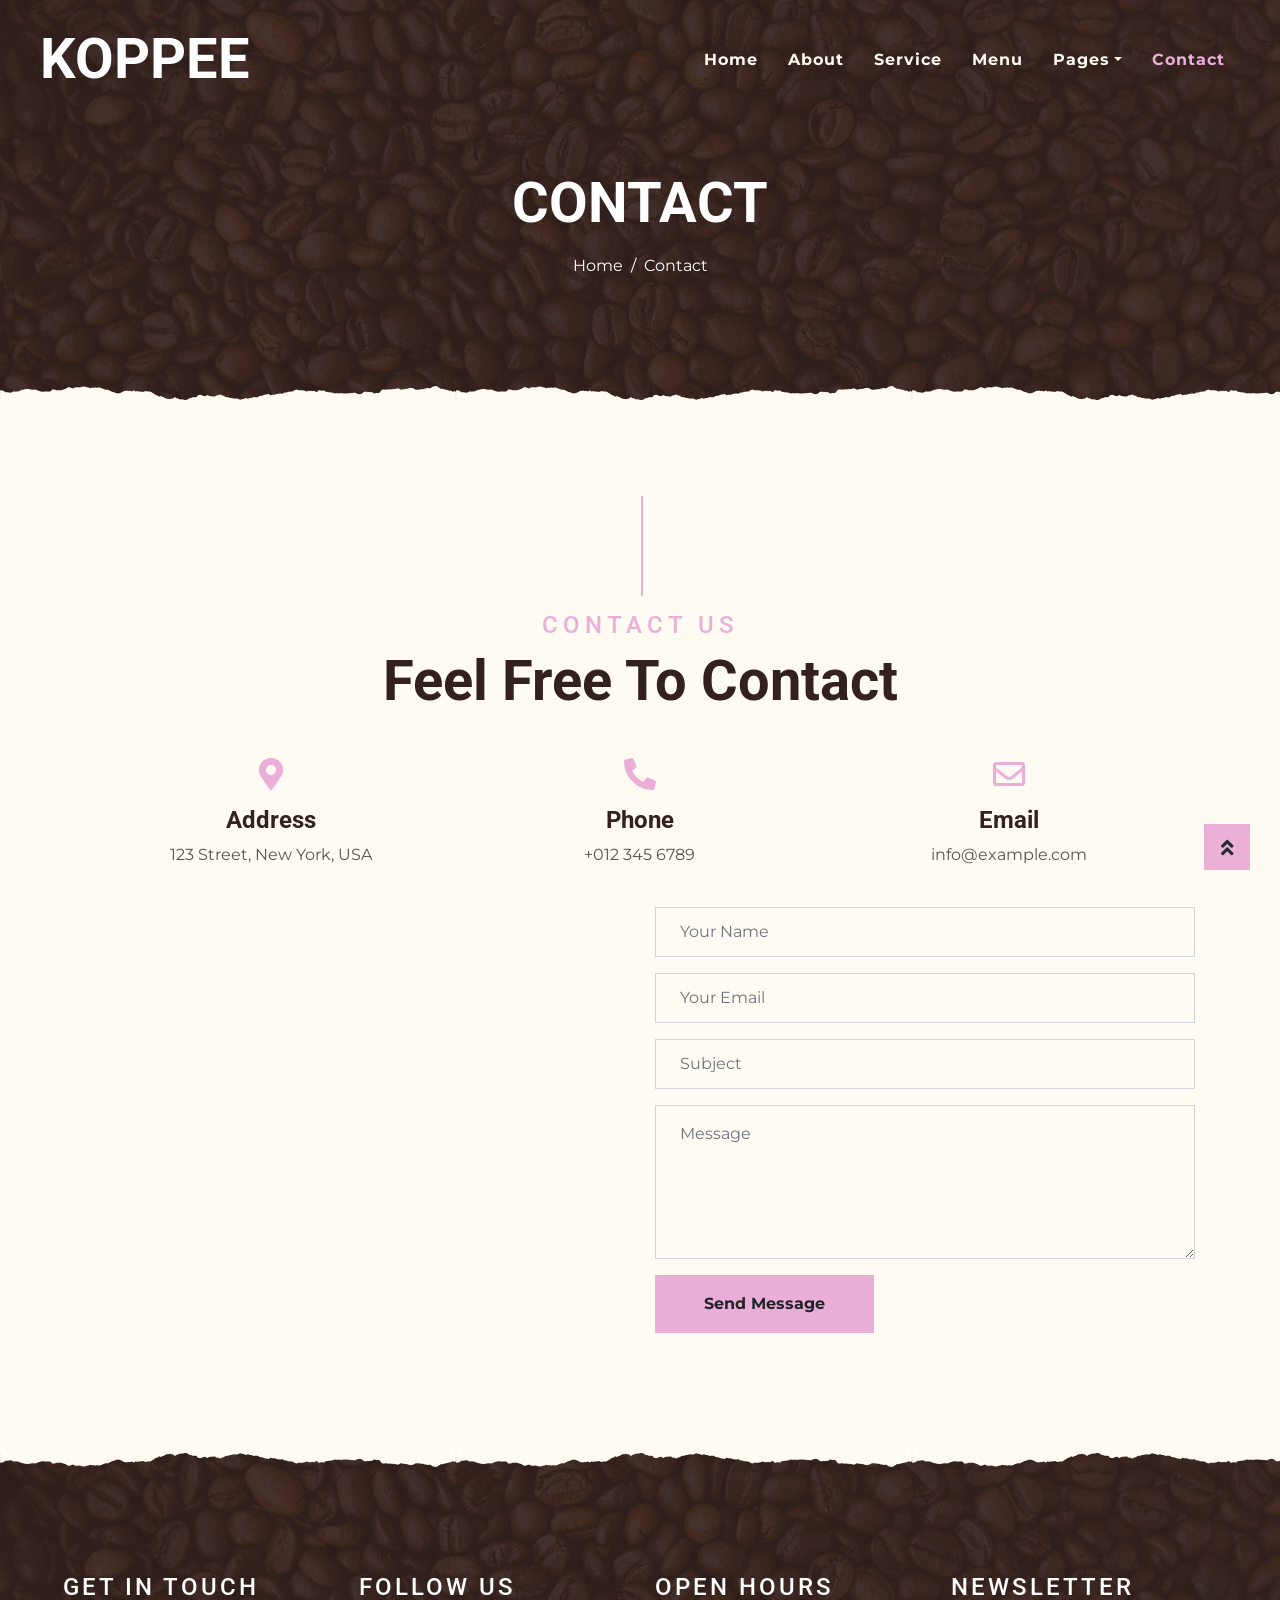
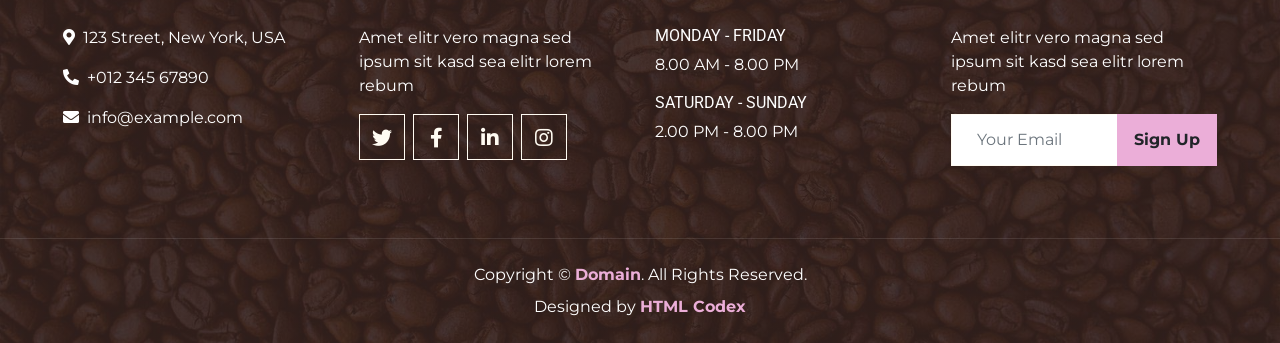
<file: contact.html>
<!DOCTYPE html>
<html lang="en">

<head>
    <meta charset="utf-8">
    <title>KOPPEE - Coffee Shop HTML Template</title>
    <meta content="width=device-width, initial-scale=1.0" name="viewport">
    <meta content="Free Website Template" name="keywords">
    <meta content="Free Website Template" name="description">

    <!-- Favicon -->
    <link href="img/favicon.ico" rel="icon">

    <!-- Google Font -->
    <link rel="preconnect" href="https://fonts.gstatic.com">
    <link href="https://fonts.googleapis.com/css2?family=Montserrat:wght@200;400&family=Roboto:wght@400;500;700&display=swap" rel="stylesheet"> 

    <!-- Font Awesome -->
    <link href="https://cdnjs.cloudflare.com/ajax/libs/font-awesome/5.10.0/css/all.min.css" rel="stylesheet">

    <!-- Libraries Stylesheet -->
    <link href="lib/owlcarousel/assets/owl.carousel.min.css" rel="stylesheet">
    <link href="lib/tempusdominus/css/tempusdominus-bootstrap-4.min.css" rel="stylesheet" />

    <!-- Customized Bootstrap Stylesheet -->
    <link href="css/style.min.css" rel="stylesheet">
</head>

<body>
    <!-- Navbar Start -->
    <div class="container-fluid p-0 nav-bar">
        <nav class="navbar navbar-expand-lg bg-none navbar-dark py-3">
            <a href="index.html" class="navbar-brand px-lg-4 m-0">
                <h1 class="m-0 display-4 text-uppercase text-white">KOPPEE</h1>
            </a>
            <button type="button" class="navbar-toggler" data-toggle="collapse" data-target="#navbarCollapse">
                <span class="navbar-toggler-icon"></span>
            </button>
            <div class="collapse navbar-collapse justify-content-between" id="navbarCollapse">
                <div class="navbar-nav ml-auto p-4">
                    <a href="index.html" class="nav-item nav-link">Home</a>
                    <a href="about.html" class="nav-item nav-link">About</a>
                    <a href="service.html" class="nav-item nav-link">Service</a>
                    <a href="menu.html" class="nav-item nav-link">Menu</a>
                    <div class="nav-item dropdown">
                        <a href="#" class="nav-link dropdown-toggle" data-toggle="dropdown">Pages</a>
                        <div class="dropdown-menu text-capitalize">
                            <a href="reservation.html" class="dropdown-item">Reservation</a>
                            <a href="testimonial.html" class="dropdown-item">Testimonial</a>
                        </div>
                    </div>
                    <a href="contact.html" class="nav-item nav-link active">Contact</a>
                </div>
            </div>
        </nav>
    </div>
    <!-- Navbar End -->


    <!-- Page Header Start -->
    <div class="container-fluid page-header mb-5 position-relative overlay-bottom">
        <div class="d-flex flex-column align-items-center justify-content-center pt-0 pt-lg-5" style="min-height: 400px">
            <h1 class="display-4 mb-3 mt-0 mt-lg-5 text-white text-uppercase">Contact</h1>
            <div class="d-inline-flex mb-lg-5">
                <p class="m-0 text-white"><a class="text-white" href="">Home</a></p>
                <p class="m-0 text-white px-2">/</p>
                <p class="m-0 text-white">Contact</p>
            </div>
        </div>
    </div>
    <!-- Page Header End -->


    <!-- Contact Start -->
    <div class="container-fluid pt-5">
        <div class="container">
            <div class="section-title">
                <h4 class="text-primary text-uppercase" style="letter-spacing: 5px;">Contact Us</h4>
                <h1 class="display-4">Feel Free To Contact</h1>
            </div>
            <div class="row px-3 pb-2">
                <div class="col-sm-4 text-center mb-3">
                    <i class="fa fa-2x fa-map-marker-alt mb-3 text-primary"></i>
                    <h4 class="font-weight-bold">Address</h4>
                    <p>123 Street, New York, USA</p>
                </div>
                <div class="col-sm-4 text-center mb-3">
                    <i class="fa fa-2x fa-phone-alt mb-3 text-primary"></i>
                    <h4 class="font-weight-bold">Phone</h4>
                    <p>+012 345 6789</p>
                </div>
                <div class="col-sm-4 text-center mb-3">
                    <i class="far fa-2x fa-envelope mb-3 text-primary"></i>
                    <h4 class="font-weight-bold">Email</h4>
                    <p>info@example.com</p>
                </div>
            </div>
            <div class="row">
                <div class="col-md-6 pb-5">
                    <iframe style="width: 100%; height: 443px;"
                        src="https://www.google.com/maps/embed?pb=!1m18!1m12!1m3!1d3001156.4288297426!2d-78.01371936852176!3d42.72876761954724!2m3!1f0!2f0!3f0!3m2!1i1024!2i768!4f13.1!3m3!1m2!1s0x4ccc4bf0f123a5a9%3A0xddcfc6c1de189567!2sNew%20York%2C%20USA!5e0!3m2!1sen!2sbd!4v1603794290143!5m2!1sen!2sbd"
                        frameborder="0" style="border:0;" allowfullscreen="" aria-hidden="false" tabindex="0"></iframe>
                </div>
                <div class="col-md-6 pb-5">
                    <div class="contact-form">
                        <div id="success"></div>
                        <form name="sentMessage" id="contactForm" novalidate="novalidate">
                            <div class="control-group">
                                <input type="text" class="form-control bg-transparent p-4" id="name" placeholder="Your Name"
                                    required="required" data-validation-required-message="Please enter your name" />
                                <p class="help-block text-danger"></p>
                            </div>
                            <div class="control-group">
                                <input type="email" class="form-control bg-transparent p-4" id="email" placeholder="Your Email"
                                    required="required" data-validation-required-message="Please enter your email" />
                                <p class="help-block text-danger"></p>
                            </div>
                            <div class="control-group">
                                <input type="text" class="form-control bg-transparent p-4" id="subject" placeholder="Subject"
                                    required="required" data-validation-required-message="Please enter a subject" />
                                <p class="help-block text-danger"></p>
                            </div>
                            <div class="control-group">
                                <textarea class="form-control bg-transparent py-3 px-4" rows="5" id="message" placeholder="Message"
                                    required="required"
                                    data-validation-required-message="Please enter your message"></textarea>
                                <p class="help-block text-danger"></p>
                            </div>
                            <div>
                                <button class="btn btn-primary font-weight-bold py-3 px-5" type="submit" id="sendMessageButton">Send
                                    Message</button>
                            </div>
                        </form>
                    </div>
                </div>
            </div>
        </div>
    </div>
    <!-- Contact End -->


    <!-- Footer Start -->
    <div class="container-fluid footer text-white mt-5 pt-5 px-0 position-relative overlay-top">
        <div class="row mx-0 pt-5 px-sm-3 px-lg-5 mt-4">
            <div class="col-lg-3 col-md-6 mb-5">
                <h4 class="text-white text-uppercase mb-4" style="letter-spacing: 3px;">Get In Touch</h4>
                <p><i class="fa fa-map-marker-alt mr-2"></i>123 Street, New York, USA</p>
                <p><i class="fa fa-phone-alt mr-2"></i>+012 345 67890</p>
                <p class="m-0"><i class="fa fa-envelope mr-2"></i>info@example.com</p>
            </div>
            <div class="col-lg-3 col-md-6 mb-5">
                <h4 class="text-white text-uppercase mb-4" style="letter-spacing: 3px;">Follow Us</h4>
                <p>Amet elitr vero magna sed ipsum sit kasd sea elitr lorem rebum</p>
                <div class="d-flex justify-content-start">
                    <a class="btn btn-lg btn-outline-light btn-lg-square mr-2" href="#"><i class="fab fa-twitter"></i></a>
                    <a class="btn btn-lg btn-outline-light btn-lg-square mr-2" href="#"><i class="fab fa-facebook-f"></i></a>
                    <a class="btn btn-lg btn-outline-light btn-lg-square mr-2" href="#"><i class="fab fa-linkedin-in"></i></a>
                    <a class="btn btn-lg btn-outline-light btn-lg-square" href="#"><i class="fab fa-instagram"></i></a>
                </div>
            </div>
            <div class="col-lg-3 col-md-6 mb-5">
                <h4 class="text-white text-uppercase mb-4" style="letter-spacing: 3px;">Open Hours</h4>
                <div>
                    <h6 class="text-white text-uppercase">Monday - Friday</h6>
                    <p>8.00 AM - 8.00 PM</p>
                    <h6 class="text-white text-uppercase">Saturday - Sunday</h6>
                    <p>2.00 PM - 8.00 PM</p>
                </div>
            </div>
            <div class="col-lg-3 col-md-6 mb-5">
                <h4 class="text-white text-uppercase mb-4" style="letter-spacing: 3px;">Newsletter</h4>
                <p>Amet elitr vero magna sed ipsum sit kasd sea elitr lorem rebum</p>
                <div class="w-100">
                    <div class="input-group">
                        <input type="text" class="form-control border-light" style="padding: 25px;" placeholder="Your Email">
                        <div class="input-group-append">
                            <button class="btn btn-primary font-weight-bold px-3">Sign Up</button>
                        </div>
                    </div>
                </div>
            </div>
        </div>
        <div class="container-fluid text-center text-white border-top mt-4 py-4 px-sm-3 px-md-5" style="border-color: rgba(256, 256, 256, .1) !important;">
            <p class="mb-2 text-white">Copyright &copy; <a class="font-weight-bold" href="#">Domain</a>. All Rights Reserved.</a></p>
            <p class="m-0 text-white">Designed by <a class="font-weight-bold" href="https://htmlcodex.com">HTML Codex</a></p>
        </div>
    </div>
    <!-- Footer End -->


    <!-- Back to Top -->
    <a href="#" class="btn btn-lg btn-primary btn-lg-square back-to-top"><i class="fa fa-angle-double-up"></i></a>


    <!-- JavaScript Libraries -->
    <script src="https://code.jquery.com/jquery-3.4.1.min.js"></script>
    <script src="https://stackpath.bootstrapcdn.com/bootstrap/4.4.1/js/bootstrap.bundle.min.js"></script>
    <script src="lib/easing/easing.min.js"></script>
    <script src="lib/waypoints/waypoints.min.js"></script>
    <script src="lib/owlcarousel/owl.carousel.min.js"></script>
    <script src="lib/tempusdominus/js/moment.min.js"></script>
    <script src="lib/tempusdominus/js/moment-timezone.min.js"></script>
    <script src="lib/tempusdominus/js/tempusdominus-bootstrap-4.min.js"></script>

    <!-- Contact Javascript File -->
    <script src="mail/jqBootstrapValidation.min.js"></script>
    <script src="mail/contact.js"></script>

    <!-- Template Javascript -->
    <script src="js/main.js"></script>
</body>

</html>
</file>
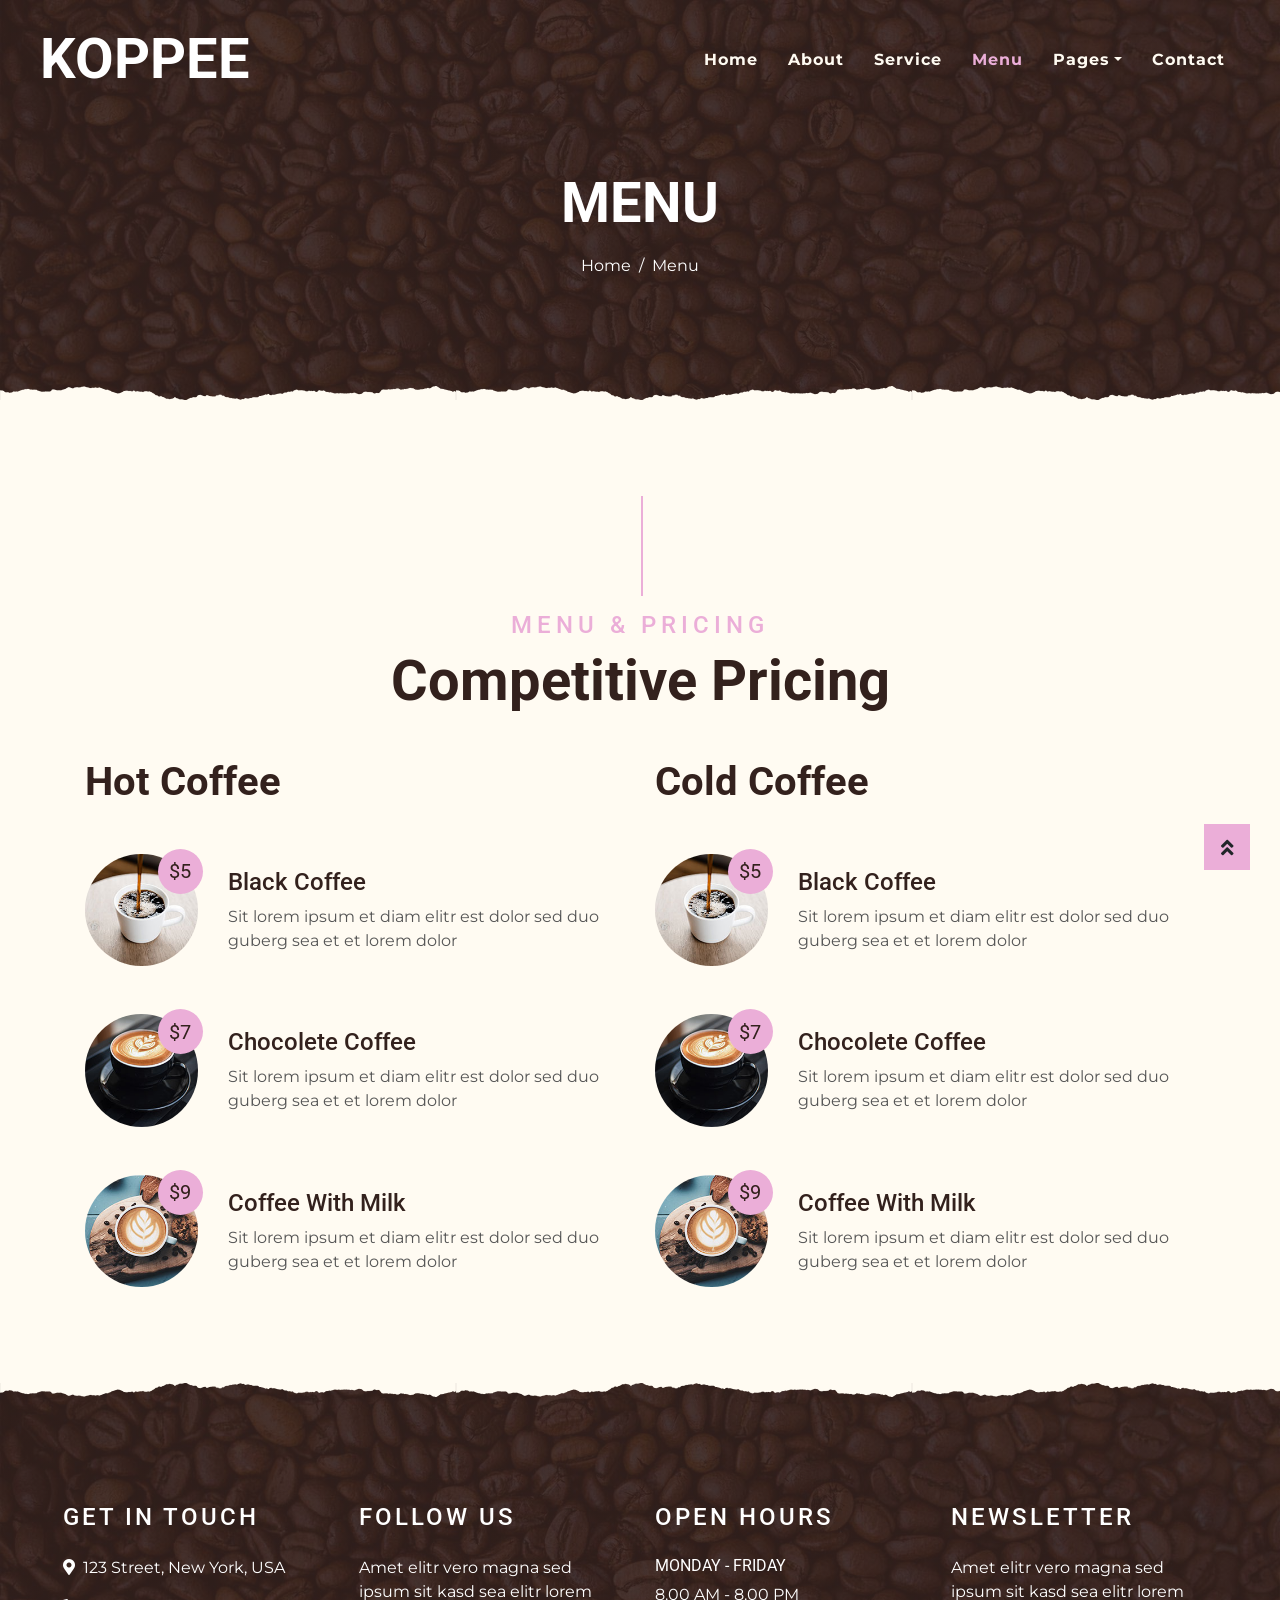
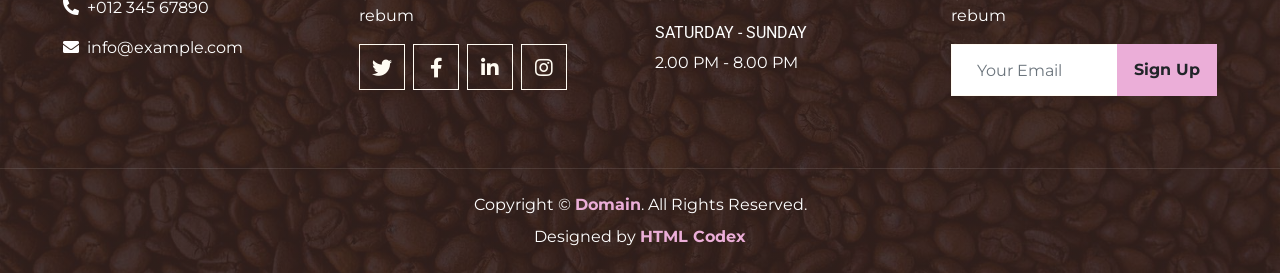
<file: menu.html>
<!DOCTYPE html>
<html lang="en">

<head>
    <meta charset="utf-8">
    <title>KOPPEE - Coffee Shop HTML Template</title>
    <meta content="width=device-width, initial-scale=1.0" name="viewport">
    <meta content="Free Website Template" name="keywords">
    <meta content="Free Website Template" name="description">

    <!-- Favicon -->
    <link href="img/favicon.ico" rel="icon">

    <!-- Google Font -->
    <link rel="preconnect" href="https://fonts.gstatic.com">
    <link href="https://fonts.googleapis.com/css2?family=Montserrat:wght@200;400&family=Roboto:wght@400;500;700&display=swap" rel="stylesheet"> 

    <!-- Font Awesome -->
    <link href="https://cdnjs.cloudflare.com/ajax/libs/font-awesome/5.10.0/css/all.min.css" rel="stylesheet">

    <!-- Libraries Stylesheet -->
    <link href="lib/owlcarousel/assets/owl.carousel.min.css" rel="stylesheet">
    <link href="lib/tempusdominus/css/tempusdominus-bootstrap-4.min.css" rel="stylesheet" />

    <!-- Customized Bootstrap Stylesheet -->
    <link href="css/style.min.css" rel="stylesheet">
</head>

<body>
    <!-- Navbar Start -->
    <div class="container-fluid p-0 nav-bar">
        <nav class="navbar navbar-expand-lg bg-none navbar-dark py-3">
            <a href="index.html" class="navbar-brand px-lg-4 m-0">
                <h1 class="m-0 display-4 text-uppercase text-white">KOPPEE</h1>
            </a>
            <button type="button" class="navbar-toggler" data-toggle="collapse" data-target="#navbarCollapse">
                <span class="navbar-toggler-icon"></span>
            </button>
            <div class="collapse navbar-collapse justify-content-between" id="navbarCollapse">
                <div class="navbar-nav ml-auto p-4">
                    <a href="index.html" class="nav-item nav-link">Home</a>
                    <a href="about.html" class="nav-item nav-link">About</a>
                    <a href="service.html" class="nav-item nav-link">Service</a>
                    <a href="menu.html" class="nav-item nav-link active">Menu</a>
                    <div class="nav-item dropdown">
                        <a href="#" class="nav-link dropdown-toggle" data-toggle="dropdown">Pages</a>
                        <div class="dropdown-menu text-capitalize">
                            <a href="reservation.html" class="dropdown-item">Reservation</a>
                            <a href="testimonial.html" class="dropdown-item">Testimonial</a>
                        </div>
                    </div>
                    <a href="contact.html" class="nav-item nav-link">Contact</a>
                </div>
            </div>
        </nav>
    </div>
    <!-- Navbar End -->


    <!-- Page Header Start -->
    <div class="container-fluid page-header mb-5 position-relative overlay-bottom">
        <div class="d-flex flex-column align-items-center justify-content-center pt-0 pt-lg-5" style="min-height: 400px">
            <h1 class="display-4 mb-3 mt-0 mt-lg-5 text-white text-uppercase">Menu</h1>
            <div class="d-inline-flex mb-lg-5">
                <p class="m-0 text-white"><a class="text-white" href="">Home</a></p>
                <p class="m-0 text-white px-2">/</p>
                <p class="m-0 text-white">Menu</p>
            </div>
        </div>
    </div>
    <!-- Page Header End -->


    <!-- Menu Start -->
    <div class="container-fluid pt-5">
        <div class="container">
            <div class="section-title">
                <h4 class="text-primary text-uppercase" style="letter-spacing: 5px;">Menu & Pricing</h4>
                <h1 class="display-4">Competitive Pricing</h1>
            </div>
            <div class="row">
                <div class="col-lg-6">
                    <h1 class="mb-5">Hot Coffee</h1>
                    <div class="row align-items-center mb-5">
                        <div class="col-4 col-sm-3">
                            <img class="w-100 rounded-circle mb-3 mb-sm-0" src="img/menu-1.jpg" alt="">
                            <h5 class="menu-price">$5</h5>
                        </div>
                        <div class="col-8 col-sm-9">
                            <h4>Black Coffee</h4>
                            <p class="m-0">Sit lorem ipsum et diam elitr est dolor sed duo guberg sea et et lorem dolor</p>
                        </div>
                    </div>
                    <div class="row align-items-center mb-5">
                        <div class="col-4 col-sm-3">
                            <img class="w-100 rounded-circle mb-3 mb-sm-0" src="img/menu-2.jpg" alt="">
                            <h5 class="menu-price">$7</h5>
                        </div>
                        <div class="col-8 col-sm-9">
                            <h4>Chocolete Coffee</h4>
                            <p class="m-0">Sit lorem ipsum et diam elitr est dolor sed duo guberg sea et et lorem dolor</p>
                        </div>
                    </div>
                    <div class="row align-items-center mb-5">
                        <div class="col-4 col-sm-3">
                            <img class="w-100 rounded-circle mb-3 mb-sm-0" src="img/menu-3.jpg" alt="">
                            <h5 class="menu-price">$9</h5>
                        </div>
                        <div class="col-8 col-sm-9">
                            <h4>Coffee With Milk</h4>
                            <p class="m-0">Sit lorem ipsum et diam elitr est dolor sed duo guberg sea et et lorem dolor</p>
                        </div>
                    </div>
                </div>
                <div class="col-lg-6">
                    <h1 class="mb-5">Cold Coffee</h1>
                    <div class="row align-items-center mb-5">
                        <div class="col-4 col-sm-3">
                            <img class="w-100 rounded-circle mb-3 mb-sm-0" src="img/menu-1.jpg" alt="">
                            <h5 class="menu-price">$5</h5>
                        </div>
                        <div class="col-8 col-sm-9">
                            <h4>Black Coffee</h4>
                            <p class="m-0">Sit lorem ipsum et diam elitr est dolor sed duo guberg sea et et lorem dolor</p>
                        </div>
                    </div>
                    <div class="row align-items-center mb-5">
                        <div class="col-4 col-sm-3">
                            <img class="w-100 rounded-circle mb-3 mb-sm-0" src="img/menu-2.jpg" alt="">
                            <h5 class="menu-price">$7</h5>
                        </div>
                        <div class="col-8 col-sm-9">
                            <h4>Chocolete Coffee</h4>
                            <p class="m-0">Sit lorem ipsum et diam elitr est dolor sed duo guberg sea et et lorem dolor</p>
                        </div>
                    </div>
                    <div class="row align-items-center mb-5">
                        <div class="col-4 col-sm-3">
                            <img class="w-100 rounded-circle mb-3 mb-sm-0" src="img/menu-3.jpg" alt="">
                            <h5 class="menu-price">$9</h5>
                        </div>
                        <div class="col-8 col-sm-9">
                            <h4>Coffee With Milk</h4>
                            <p class="m-0">Sit lorem ipsum et diam elitr est dolor sed duo guberg sea et et lorem dolor</p>
                        </div>
                    </div>
                </div>
            </div>
        </div>
    </div>
    <!-- Menu End -->


    <!-- Footer Start -->
    <div class="container-fluid footer text-white mt-5 pt-5 px-0 position-relative overlay-top">
        <div class="row mx-0 pt-5 px-sm-3 px-lg-5 mt-4">
            <div class="col-lg-3 col-md-6 mb-5">
                <h4 class="text-white text-uppercase mb-4" style="letter-spacing: 3px;">Get In Touch</h4>
                <p><i class="fa fa-map-marker-alt mr-2"></i>123 Street, New York, USA</p>
                <p><i class="fa fa-phone-alt mr-2"></i>+012 345 67890</p>
                <p class="m-0"><i class="fa fa-envelope mr-2"></i>info@example.com</p>
            </div>
            <div class="col-lg-3 col-md-6 mb-5">
                <h4 class="text-white text-uppercase mb-4" style="letter-spacing: 3px;">Follow Us</h4>
                <p>Amet elitr vero magna sed ipsum sit kasd sea elitr lorem rebum</p>
                <div class="d-flex justify-content-start">
                    <a class="btn btn-lg btn-outline-light btn-lg-square mr-2" href="#"><i class="fab fa-twitter"></i></a>
                    <a class="btn btn-lg btn-outline-light btn-lg-square mr-2" href="#"><i class="fab fa-facebook-f"></i></a>
                    <a class="btn btn-lg btn-outline-light btn-lg-square mr-2" href="#"><i class="fab fa-linkedin-in"></i></a>
                    <a class="btn btn-lg btn-outline-light btn-lg-square" href="#"><i class="fab fa-instagram"></i></a>
                </div>
            </div>
            <div class="col-lg-3 col-md-6 mb-5">
                <h4 class="text-white text-uppercase mb-4" style="letter-spacing: 3px;">Open Hours</h4>
                <div>
                    <h6 class="text-white text-uppercase">Monday - Friday</h6>
                    <p>8.00 AM - 8.00 PM</p>
                    <h6 class="text-white text-uppercase">Saturday - Sunday</h6>
                    <p>2.00 PM - 8.00 PM</p>
                </div>
            </div>
            <div class="col-lg-3 col-md-6 mb-5">
                <h4 class="text-white text-uppercase mb-4" style="letter-spacing: 3px;">Newsletter</h4>
                <p>Amet elitr vero magna sed ipsum sit kasd sea elitr lorem rebum</p>
                <div class="w-100">
                    <div class="input-group">
                        <input type="text" class="form-control border-light" style="padding: 25px;" placeholder="Your Email">
                        <div class="input-group-append">
                            <button class="btn btn-primary font-weight-bold px-3">Sign Up</button>
                        </div>
                    </div>
                </div>
            </div>
        </div>
        <div class="container-fluid text-center text-white border-top mt-4 py-4 px-sm-3 px-md-5" style="border-color: rgba(256, 256, 256, .1) !important;">
            <p class="mb-2 text-white">Copyright &copy; <a class="font-weight-bold" href="#">Domain</a>. All Rights Reserved.</a></p>
            <p class="m-0 text-white">Designed by <a class="font-weight-bold" href="https://htmlcodex.com">HTML Codex</a></p>
        </div>
    </div>
    <!-- Footer End -->


    <!-- Back to Top -->
    <a href="#" class="btn btn-lg btn-primary btn-lg-square back-to-top"><i class="fa fa-angle-double-up"></i></a>


    <!-- JavaScript Libraries -->
    <script src="https://code.jquery.com/jquery-3.4.1.min.js"></script>
    <script src="https://stackpath.bootstrapcdn.com/bootstrap/4.4.1/js/bootstrap.bundle.min.js"></script>
    <script src="lib/easing/easing.min.js"></script>
    <script src="lib/waypoints/waypoints.min.js"></script>
    <script src="lib/owlcarousel/owl.carousel.min.js"></script>
    <script src="lib/tempusdominus/js/moment.min.js"></script>
    <script src="lib/tempusdominus/js/moment-timezone.min.js"></script>
    <script src="lib/tempusdominus/js/tempusdominus-bootstrap-4.min.js"></script>

    <!-- Contact Javascript File -->
    <script src="mail/jqBootstrapValidation.min.js"></script>
    <script src="mail/contact.js"></script>

    <!-- Template Javascript -->
    <script src="js/main.js"></script>
</body>

</html>
</file>
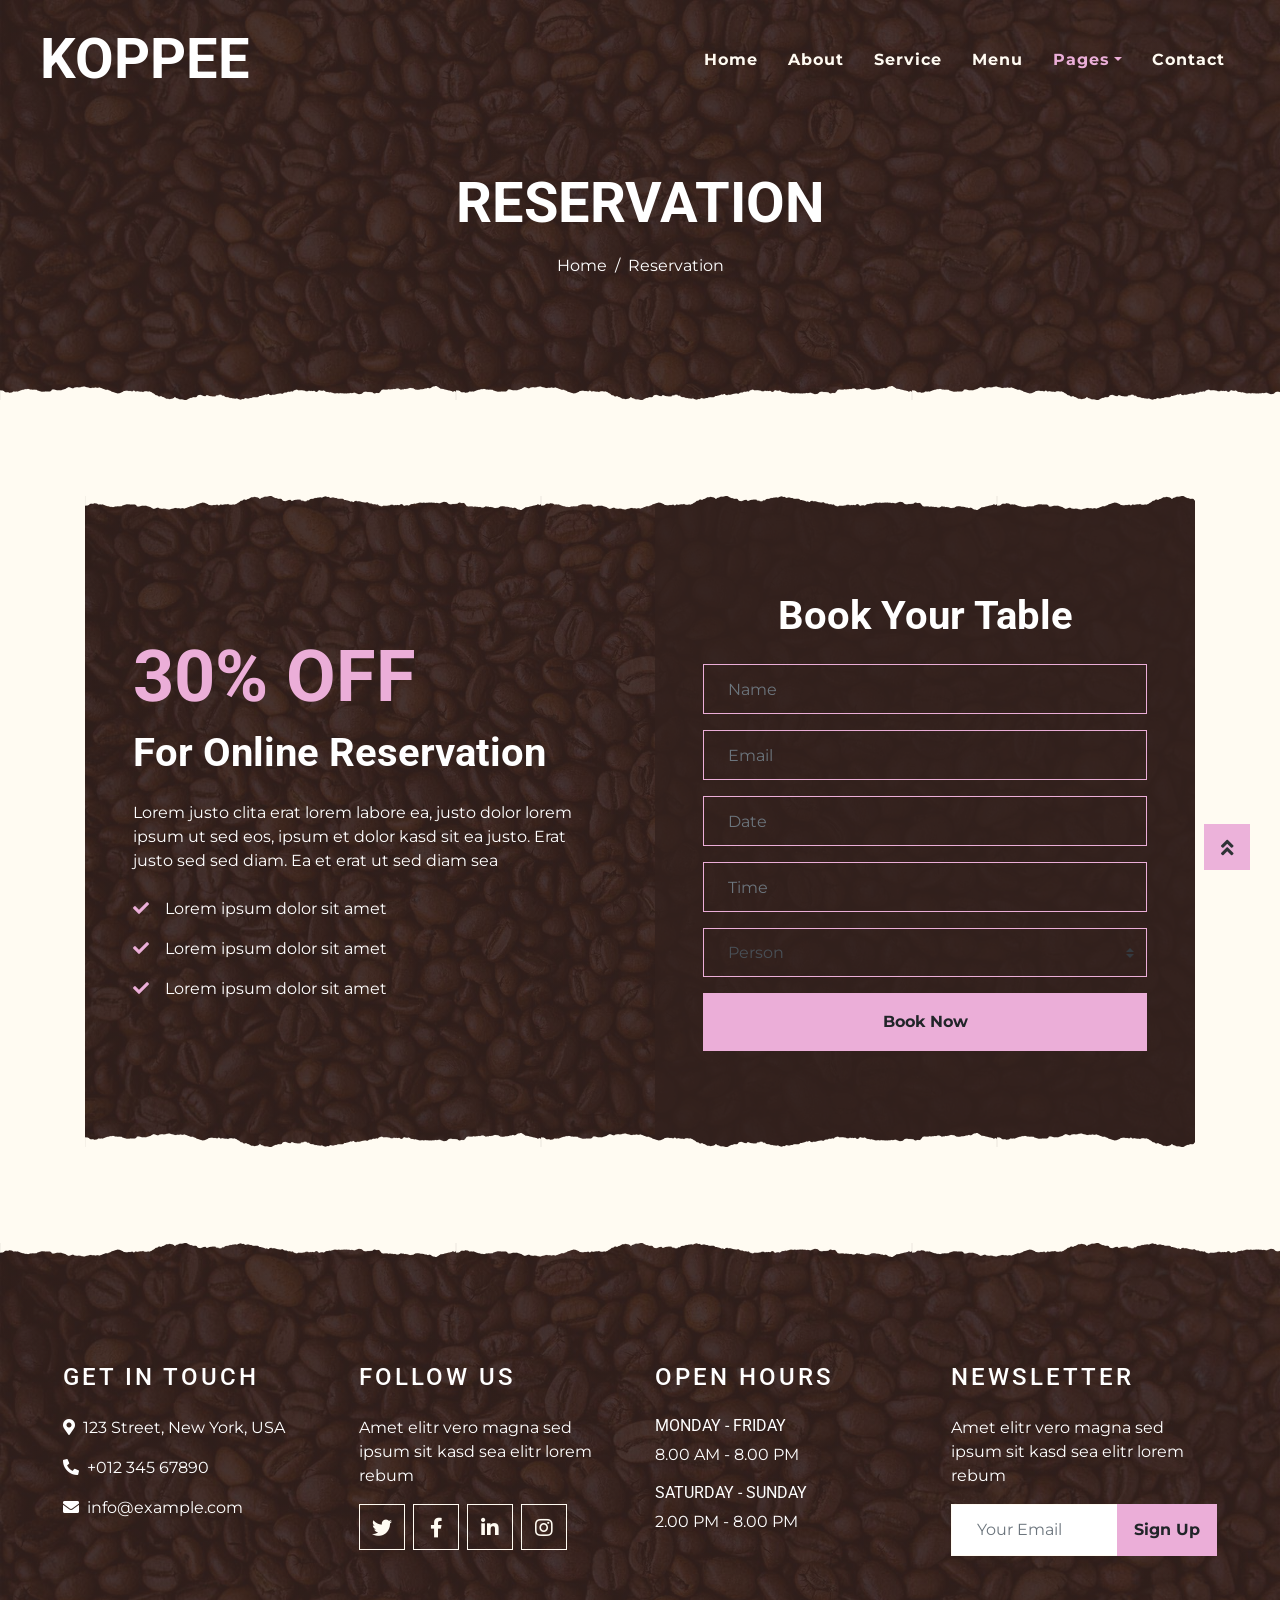
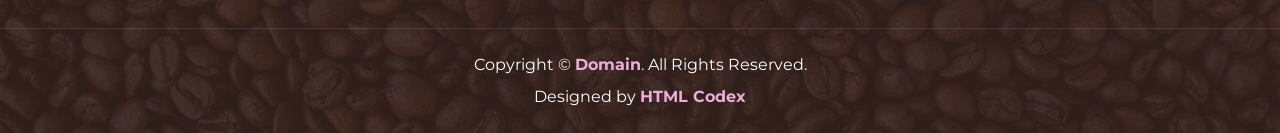
<file: reservation.html>
<!DOCTYPE html>
<html lang="en">

<head>
    <meta charset="utf-8">
    <title>KOPPEE - Coffee Shop HTML Template</title>
    <meta content="width=device-width, initial-scale=1.0" name="viewport">
    <meta content="Free Website Template" name="keywords">
    <meta content="Free Website Template" name="description">

    <!-- Favicon -->
    <link href="img/favicon.ico" rel="icon">

    <!-- Google Font -->
    <link rel="preconnect" href="https://fonts.gstatic.com">
    <link href="https://fonts.googleapis.com/css2?family=Montserrat:wght@200;400&family=Roboto:wght@400;500;700&display=swap" rel="stylesheet"> 

    <!-- Font Awesome -->
    <link href="https://cdnjs.cloudflare.com/ajax/libs/font-awesome/5.10.0/css/all.min.css" rel="stylesheet">

    <!-- Libraries Stylesheet -->
    <link href="lib/owlcarousel/assets/owl.carousel.min.css" rel="stylesheet">
    <link href="lib/tempusdominus/css/tempusdominus-bootstrap-4.min.css" rel="stylesheet" />

    <!-- Customized Bootstrap Stylesheet -->
    <link href="css/style.min.css" rel="stylesheet">
</head>

<body>
    <!-- Navbar Start -->
    <div class="container-fluid p-0 nav-bar">
        <nav class="navbar navbar-expand-lg bg-none navbar-dark py-3">
            <a href="index.html" class="navbar-brand px-lg-4 m-0">
                <h1 class="m-0 display-4 text-uppercase text-white">KOPPEE</h1>
            </a>
            <button type="button" class="navbar-toggler" data-toggle="collapse" data-target="#navbarCollapse">
                <span class="navbar-toggler-icon"></span>
            </button>
            <div class="collapse navbar-collapse justify-content-between" id="navbarCollapse">
                <div class="navbar-nav ml-auto p-4">
                    <a href="index.html" class="nav-item nav-link">Home</a>
                    <a href="about.html" class="nav-item nav-link">About</a>
                    <a href="service.html" class="nav-item nav-link">Service</a>
                    <a href="menu.html" class="nav-item nav-link">Menu</a>
                    <div class="nav-item dropdown">
                        <a href="#" class="nav-link dropdown-toggle active" data-toggle="dropdown">Pages</a>
                        <div class="dropdown-menu text-capitalize">
                            <a href="reservation.html" class="dropdown-item active">Reservation</a>
                            <a href="testimonial.html" class="dropdown-item">Testimonial</a>
                        </div>
                    </div>
                    <a href="contact.html" class="nav-item nav-link">Contact</a>
                </div>
            </div>
        </nav>
    </div>
    <!-- Navbar End -->


    <!-- Page Header Start -->
    <div class="container-fluid page-header mb-5 position-relative overlay-bottom">
        <div class="d-flex flex-column align-items-center justify-content-center pt-0 pt-lg-5" style="min-height: 400px">
            <h1 class="display-4 mb-3 mt-0 mt-lg-5 text-white text-uppercase">Reservation</h1>
            <div class="d-inline-flex mb-lg-5">
                <p class="m-0 text-white"><a class="text-white" href="">Home</a></p>
                <p class="m-0 text-white px-2">/</p>
                <p class="m-0 text-white">Reservation</p>
            </div>
        </div>
    </div>
    <!-- Page Header End -->


    <!-- Reservation Start -->
    <div class="container-fluid py-5">
        <div class="container">
            <div class="reservation position-relative overlay-top overlay-bottom">
                <div class="row align-items-center">
                    <div class="col-lg-6 my-5 my-lg-0">
                        <div class="p-5">
                            <div class="mb-4">
                                <h1 class="display-3 text-primary">30% OFF</h1>
                                <h1 class="text-white">For Online Reservation</h1>
                            </div>
                            <p class="text-white">Lorem justo clita erat lorem labore ea, justo dolor lorem ipsum ut sed eos,
                                ipsum et dolor kasd sit ea justo. Erat justo sed sed diam. Ea et erat ut sed diam sea</p>
                            <ul class="list-inline text-white m-0">
                                <li class="py-2"><i class="fa fa-check text-primary mr-3"></i>Lorem ipsum dolor sit amet</li>
                                <li class="py-2"><i class="fa fa-check text-primary mr-3"></i>Lorem ipsum dolor sit amet</li>
                                <li class="py-2"><i class="fa fa-check text-primary mr-3"></i>Lorem ipsum dolor sit amet</li>
                            </ul>
                        </div>
                    </div>
                    <div class="col-lg-6">
                        <div class="text-center p-5" style="background: rgba(51, 33, 29, .8);">
                            <h1 class="text-white mb-4 mt-5">Book Your Table</h1>
                            <form class="mb-5">
                                <div class="form-group">
                                    <input type="text" class="form-control bg-transparent border-primary p-4" placeholder="Name"
                                        required="required" />
                                </div>
                                <div class="form-group">
                                    <input type="email" class="form-control bg-transparent border-primary p-4" placeholder="Email"
                                        required="required" />
                                </div>
                                <div class="form-group">
                                    <div class="date" id="date" data-target-input="nearest">
                                        <input type="text" class="form-control bg-transparent border-primary p-4 datetimepicker-input" placeholder="Date" data-target="#date" data-toggle="datetimepicker"/>
                                    </div>
                                </div>
                                <div class="form-group">
                                    <div class="time" id="time" data-target-input="nearest">
                                        <input type="text" class="form-control bg-transparent border-primary p-4 datetimepicker-input" placeholder="Time" data-target="#time" data-toggle="datetimepicker"/>
                                    </div>
                                </div>
                                <div class="form-group">
                                    <select class="custom-select bg-transparent border-primary px-4" style="height: 49px;">
                                        <option selected>Person</option>
                                        <option value="1">Person 1</option>
                                        <option value="2">Person 2</option>
                                        <option value="3">Person 3</option>
                                        <option value="3">Person 4</option>
                                    </select>
                                </div>
                                
                                <div>
                                    <button class="btn btn-primary btn-block font-weight-bold py-3" type="submit">Book Now</button>
                                </div>
                            </form>
                        </div>
                    </div>
                </div>
            </div>
        </div>
    </div>
    <!-- Reservation End -->


    <!-- Footer Start -->
    <div class="container-fluid footer text-white mt-5 pt-5 px-0 position-relative overlay-top">
        <div class="row mx-0 pt-5 px-sm-3 px-lg-5 mt-4">
            <div class="col-lg-3 col-md-6 mb-5">
                <h4 class="text-white text-uppercase mb-4" style="letter-spacing: 3px;">Get In Touch</h4>
                <p><i class="fa fa-map-marker-alt mr-2"></i>123 Street, New York, USA</p>
                <p><i class="fa fa-phone-alt mr-2"></i>+012 345 67890</p>
                <p class="m-0"><i class="fa fa-envelope mr-2"></i>info@example.com</p>
            </div>
            <div class="col-lg-3 col-md-6 mb-5">
                <h4 class="text-white text-uppercase mb-4" style="letter-spacing: 3px;">Follow Us</h4>
                <p>Amet elitr vero magna sed ipsum sit kasd sea elitr lorem rebum</p>
                <div class="d-flex justify-content-start">
                    <a class="btn btn-lg btn-outline-light btn-lg-square mr-2" href="#"><i class="fab fa-twitter"></i></a>
                    <a class="btn btn-lg btn-outline-light btn-lg-square mr-2" href="#"><i class="fab fa-facebook-f"></i></a>
                    <a class="btn btn-lg btn-outline-light btn-lg-square mr-2" href="#"><i class="fab fa-linkedin-in"></i></a>
                    <a class="btn btn-lg btn-outline-light btn-lg-square" href="#"><i class="fab fa-instagram"></i></a>
                </div>
            </div>
            <div class="col-lg-3 col-md-6 mb-5">
                <h4 class="text-white text-uppercase mb-4" style="letter-spacing: 3px;">Open Hours</h4>
                <div>
                    <h6 class="text-white text-uppercase">Monday - Friday</h6>
                    <p>8.00 AM - 8.00 PM</p>
                    <h6 class="text-white text-uppercase">Saturday - Sunday</h6>
                    <p>2.00 PM - 8.00 PM</p>
                </div>
            </div>
            <div class="col-lg-3 col-md-6 mb-5">
                <h4 class="text-white text-uppercase mb-4" style="letter-spacing: 3px;">Newsletter</h4>
                <p>Amet elitr vero magna sed ipsum sit kasd sea elitr lorem rebum</p>
                <div class="w-100">
                    <div class="input-group">
                        <input type="text" class="form-control border-light" style="padding: 25px;" placeholder="Your Email">
                        <div class="input-group-append">
                            <button class="btn btn-primary font-weight-bold px-3">Sign Up</button>
                        </div>
                    </div>
                </div>
            </div>
        </div>
        <div class="container-fluid text-center text-white border-top mt-4 py-4 px-sm-3 px-md-5" style="border-color: rgba(256, 256, 256, .1) !important;">
            <p class="mb-2 text-white">Copyright &copy; <a class="font-weight-bold" href="#">Domain</a>. All Rights Reserved.</a></p>
            <p class="m-0 text-white">Designed by <a class="font-weight-bold" href="https://htmlcodex.com">HTML Codex</a></p>
        </div>
    </div>
    <!-- Footer End -->


    <!-- Back to Top -->
    <a href="#" class="btn btn-lg btn-primary btn-lg-square back-to-top"><i class="fa fa-angle-double-up"></i></a>


    <!-- JavaScript Libraries -->
    <script src="https://code.jquery.com/jquery-3.4.1.min.js"></script>
    <script src="https://stackpath.bootstrapcdn.com/bootstrap/4.4.1/js/bootstrap.bundle.min.js"></script>
    <script src="lib/easing/easing.min.js"></script>
    <script src="lib/waypoints/waypoints.min.js"></script>
    <script src="lib/owlcarousel/owl.carousel.min.js"></script>
    <script src="lib/tempusdominus/js/moment.min.js"></script>
    <script src="lib/tempusdominus/js/moment-timezone.min.js"></script>
    <script src="lib/tempusdominus/js/tempusdominus-bootstrap-4.min.js"></script>

    <!-- Contact Javascript File -->
    <script src="mail/jqBootstrapValidation.min.js"></script>
    <script src="mail/contact.js"></script>

    <!-- Template Javascript -->
    <script src="js/main.js"></script>
</body>

</html>
</file>
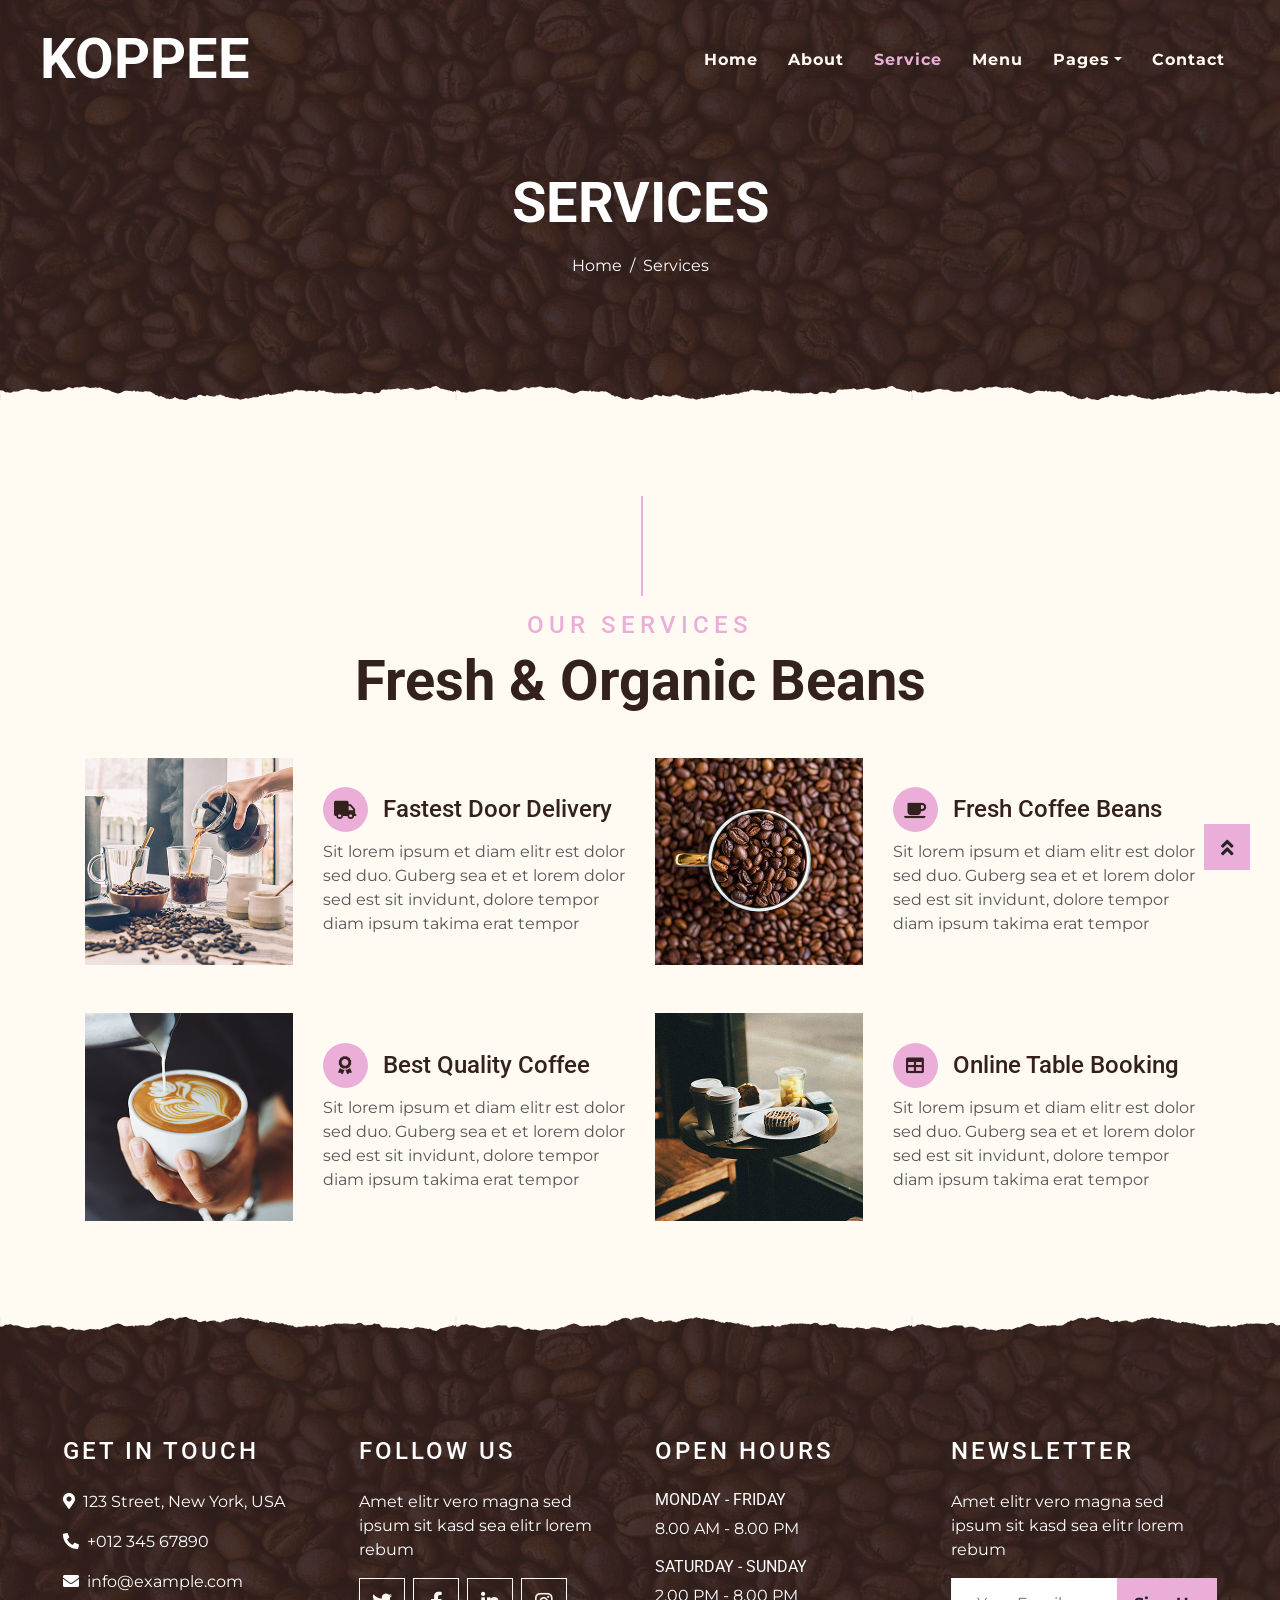
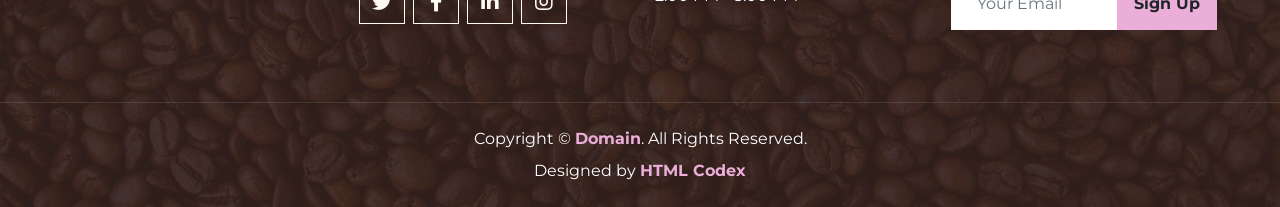
<file: service.html>
<!DOCTYPE html>
<html lang="en">

<head>
    <meta charset="utf-8">
    <title>KOPPEE - Coffee Shop HTML Template</title>
    <meta content="width=device-width, initial-scale=1.0" name="viewport">
    <meta content="Free Website Template" name="keywords">
    <meta content="Free Website Template" name="description">

    <!-- Favicon -->
    <link href="img/favicon.ico" rel="icon">

    <!-- Google Font -->
    <link rel="preconnect" href="https://fonts.gstatic.com">
    <link href="https://fonts.googleapis.com/css2?family=Montserrat:wght@200;400&family=Roboto:wght@400;500;700&display=swap" rel="stylesheet"> 

    <!-- Font Awesome -->
    <link href="https://cdnjs.cloudflare.com/ajax/libs/font-awesome/5.10.0/css/all.min.css" rel="stylesheet">

    <!-- Libraries Stylesheet -->
    <link href="lib/owlcarousel/assets/owl.carousel.min.css" rel="stylesheet">
    <link href="lib/tempusdominus/css/tempusdominus-bootstrap-4.min.css" rel="stylesheet" />

    <!-- Customized Bootstrap Stylesheet -->
    <link href="css/style.min.css" rel="stylesheet">
</head>

<body>
    <!-- Navbar Start -->
    <div class="container-fluid p-0 nav-bar">
        <nav class="navbar navbar-expand-lg bg-none navbar-dark py-3">
            <a href="index.html" class="navbar-brand px-lg-4 m-0">
                <h1 class="m-0 display-4 text-uppercase text-white">KOPPEE</h1>
            </a>
            <button type="button" class="navbar-toggler" data-toggle="collapse" data-target="#navbarCollapse">
                <span class="navbar-toggler-icon"></span>
            </button>
            <div class="collapse navbar-collapse justify-content-between" id="navbarCollapse">
                <div class="navbar-nav ml-auto p-4">
                    <a href="index.html" class="nav-item nav-link">Home</a>
                    <a href="about.html" class="nav-item nav-link">About</a>
                    <a href="service.html" class="nav-item nav-link active">Service</a>
                    <a href="menu.html" class="nav-item nav-link">Menu</a>
                    <div class="nav-item dropdown">
                        <a href="#" class="nav-link dropdown-toggle" data-toggle="dropdown">Pages</a>
                        <div class="dropdown-menu text-capitalize">
                            <a href="reservation.html" class="dropdown-item">Reservation</a>
                            <a href="testimonial.html" class="dropdown-item">Testimonial</a>
                        </div>
                    </div>
                    <a href="contact.html" class="nav-item nav-link">Contact</a>
                </div>
            </div>
        </nav>
    </div>
    <!-- Navbar End -->


    <!-- Page Header Start -->
    <div class="container-fluid page-header mb-5 position-relative overlay-bottom">
        <div class="d-flex flex-column align-items-center justify-content-center pt-0 pt-lg-5" style="min-height: 400px">
            <h1 class="display-4 mb-3 mt-0 mt-lg-5 text-white text-uppercase">Services</h1>
            <div class="d-inline-flex mb-lg-5">
                <p class="m-0 text-white"><a class="text-white" href="">Home</a></p>
                <p class="m-0 text-white px-2">/</p>
                <p class="m-0 text-white">Services</p>
            </div>
        </div>
    </div>
    <!-- Page Header End -->


    <!-- Service Start -->
    <div class="container-fluid pt-5">
        <div class="container">
            <div class="section-title">
                <h4 class="text-primary text-uppercase" style="letter-spacing: 5px;">Our Services</h4>
                <h1 class="display-4">Fresh & Organic Beans</h1>
            </div>
            <div class="row">
                <div class="col-lg-6 mb-5">
                    <div class="row align-items-center">
                        <div class="col-sm-5">
                            <img class="img-fluid mb-3 mb-sm-0" src="img/service-1.jpg" alt="">
                        </div>
                        <div class="col-sm-7">
                            <h4><i class="fa fa-truck service-icon"></i>Fastest Door Delivery</h4>
                            <p class="m-0">Sit lorem ipsum et diam elitr est dolor sed duo. Guberg sea et et lorem dolor sed est sit
                                invidunt, dolore tempor diam ipsum takima erat tempor</p>
                        </div>
                    </div>
                </div>
                <div class="col-lg-6 mb-5">
                    <div class="row align-items-center">
                        <div class="col-sm-5">
                            <img class="img-fluid mb-3 mb-sm-0" src="img/service-2.jpg" alt="">
                        </div>
                        <div class="col-sm-7">
                            <h4><i class="fa fa-coffee service-icon"></i>Fresh Coffee Beans</h4>
                            <p class="m-0">Sit lorem ipsum et diam elitr est dolor sed duo. Guberg sea et et lorem dolor sed est sit
                                invidunt, dolore tempor diam ipsum takima erat tempor</p>
                        </div>
                    </div>
                </div>
                <div class="col-lg-6 mb-5">
                    <div class="row align-items-center">
                        <div class="col-sm-5">
                            <img class="img-fluid mb-3 mb-sm-0" src="img/service-3.jpg" alt="">
                        </div>
                        <div class="col-sm-7">
                            <h4><i class="fa fa-award service-icon"></i>Best Quality Coffee</h4>
                            <p class="m-0">Sit lorem ipsum et diam elitr est dolor sed duo. Guberg sea et et lorem dolor sed est sit
                                invidunt, dolore tempor diam ipsum takima erat tempor</p>
                        </div>
                    </div>
                </div>
                <div class="col-lg-6 mb-5">
                    <div class="row align-items-center">
                        <div class="col-sm-5">
                            <img class="img-fluid mb-3 mb-sm-0" src="img/service-4.jpg" alt="">
                        </div>
                        <div class="col-sm-7">
                            <h4><i class="fa fa-table service-icon"></i>Online Table Booking</h4>
                            <p class="m-0">Sit lorem ipsum et diam elitr est dolor sed duo. Guberg sea et et lorem dolor sed est sit
                                invidunt, dolore tempor diam ipsum takima erat tempor</p>
                        </div>
                    </div>
                </div>
            </div>
        </div>
    </div>
    <!-- Service End -->


    <!-- Footer Start -->
    <div class="container-fluid footer text-white mt-5 pt-5 px-0 position-relative overlay-top">
        <div class="row mx-0 pt-5 px-sm-3 px-lg-5 mt-4">
            <div class="col-lg-3 col-md-6 mb-5">
                <h4 class="text-white text-uppercase mb-4" style="letter-spacing: 3px;">Get In Touch</h4>
                <p><i class="fa fa-map-marker-alt mr-2"></i>123 Street, New York, USA</p>
                <p><i class="fa fa-phone-alt mr-2"></i>+012 345 67890</p>
                <p class="m-0"><i class="fa fa-envelope mr-2"></i>info@example.com</p>
            </div>
            <div class="col-lg-3 col-md-6 mb-5">
                <h4 class="text-white text-uppercase mb-4" style="letter-spacing: 3px;">Follow Us</h4>
                <p>Amet elitr vero magna sed ipsum sit kasd sea elitr lorem rebum</p>
                <div class="d-flex justify-content-start">
                    <a class="btn btn-lg btn-outline-light btn-lg-square mr-2" href="#"><i class="fab fa-twitter"></i></a>
                    <a class="btn btn-lg btn-outline-light btn-lg-square mr-2" href="#"><i class="fab fa-facebook-f"></i></a>
                    <a class="btn btn-lg btn-outline-light btn-lg-square mr-2" href="#"><i class="fab fa-linkedin-in"></i></a>
                    <a class="btn btn-lg btn-outline-light btn-lg-square" href="#"><i class="fab fa-instagram"></i></a>
                </div>
            </div>
            <div class="col-lg-3 col-md-6 mb-5">
                <h4 class="text-white text-uppercase mb-4" style="letter-spacing: 3px;">Open Hours</h4>
                <div>
                    <h6 class="text-white text-uppercase">Monday - Friday</h6>
                    <p>8.00 AM - 8.00 PM</p>
                    <h6 class="text-white text-uppercase">Saturday - Sunday</h6>
                    <p>2.00 PM - 8.00 PM</p>
                </div>
            </div>
            <div class="col-lg-3 col-md-6 mb-5">
                <h4 class="text-white text-uppercase mb-4" style="letter-spacing: 3px;">Newsletter</h4>
                <p>Amet elitr vero magna sed ipsum sit kasd sea elitr lorem rebum</p>
                <div class="w-100">
                    <div class="input-group">
                        <input type="text" class="form-control border-light" style="padding: 25px;" placeholder="Your Email">
                        <div class="input-group-append">
                            <button class="btn btn-primary font-weight-bold px-3">Sign Up</button>
                        </div>
                    </div>
                </div>
            </div>
        </div>
        <div class="container-fluid text-center text-white border-top mt-4 py-4 px-sm-3 px-md-5" style="border-color: rgba(256, 256, 256, .1) !important;">
            <p class="mb-2 text-white">Copyright &copy; <a class="font-weight-bold" href="#">Domain</a>. All Rights Reserved.</a></p>
            <p class="m-0 text-white">Designed by <a class="font-weight-bold" href="https://htmlcodex.com">HTML Codex</a></p>
        </div>
    </div>
    <!-- Footer End -->


    <!-- Back to Top -->
    <a href="#" class="btn btn-lg btn-primary btn-lg-square back-to-top"><i class="fa fa-angle-double-up"></i></a>


    <!-- JavaScript Libraries -->
    <script src="https://code.jquery.com/jquery-3.4.1.min.js"></script>
    <script src="https://stackpath.bootstrapcdn.com/bootstrap/4.4.1/js/bootstrap.bundle.min.js"></script>
    <script src="lib/easing/easing.min.js"></script>
    <script src="lib/waypoints/waypoints.min.js"></script>
    <script src="lib/owlcarousel/owl.carousel.min.js"></script>
    <script src="lib/tempusdominus/js/moment.min.js"></script>
    <script src="lib/tempusdominus/js/moment-timezone.min.js"></script>
    <script src="lib/tempusdominus/js/tempusdominus-bootstrap-4.min.js"></script>

    <!-- Contact Javascript File -->
    <script src="mail/jqBootstrapValidation.min.js"></script>
    <script src="mail/contact.js"></script>

    <!-- Template Javascript -->
    <script src="js/main.js"></script>
</body>

</html>
</file>
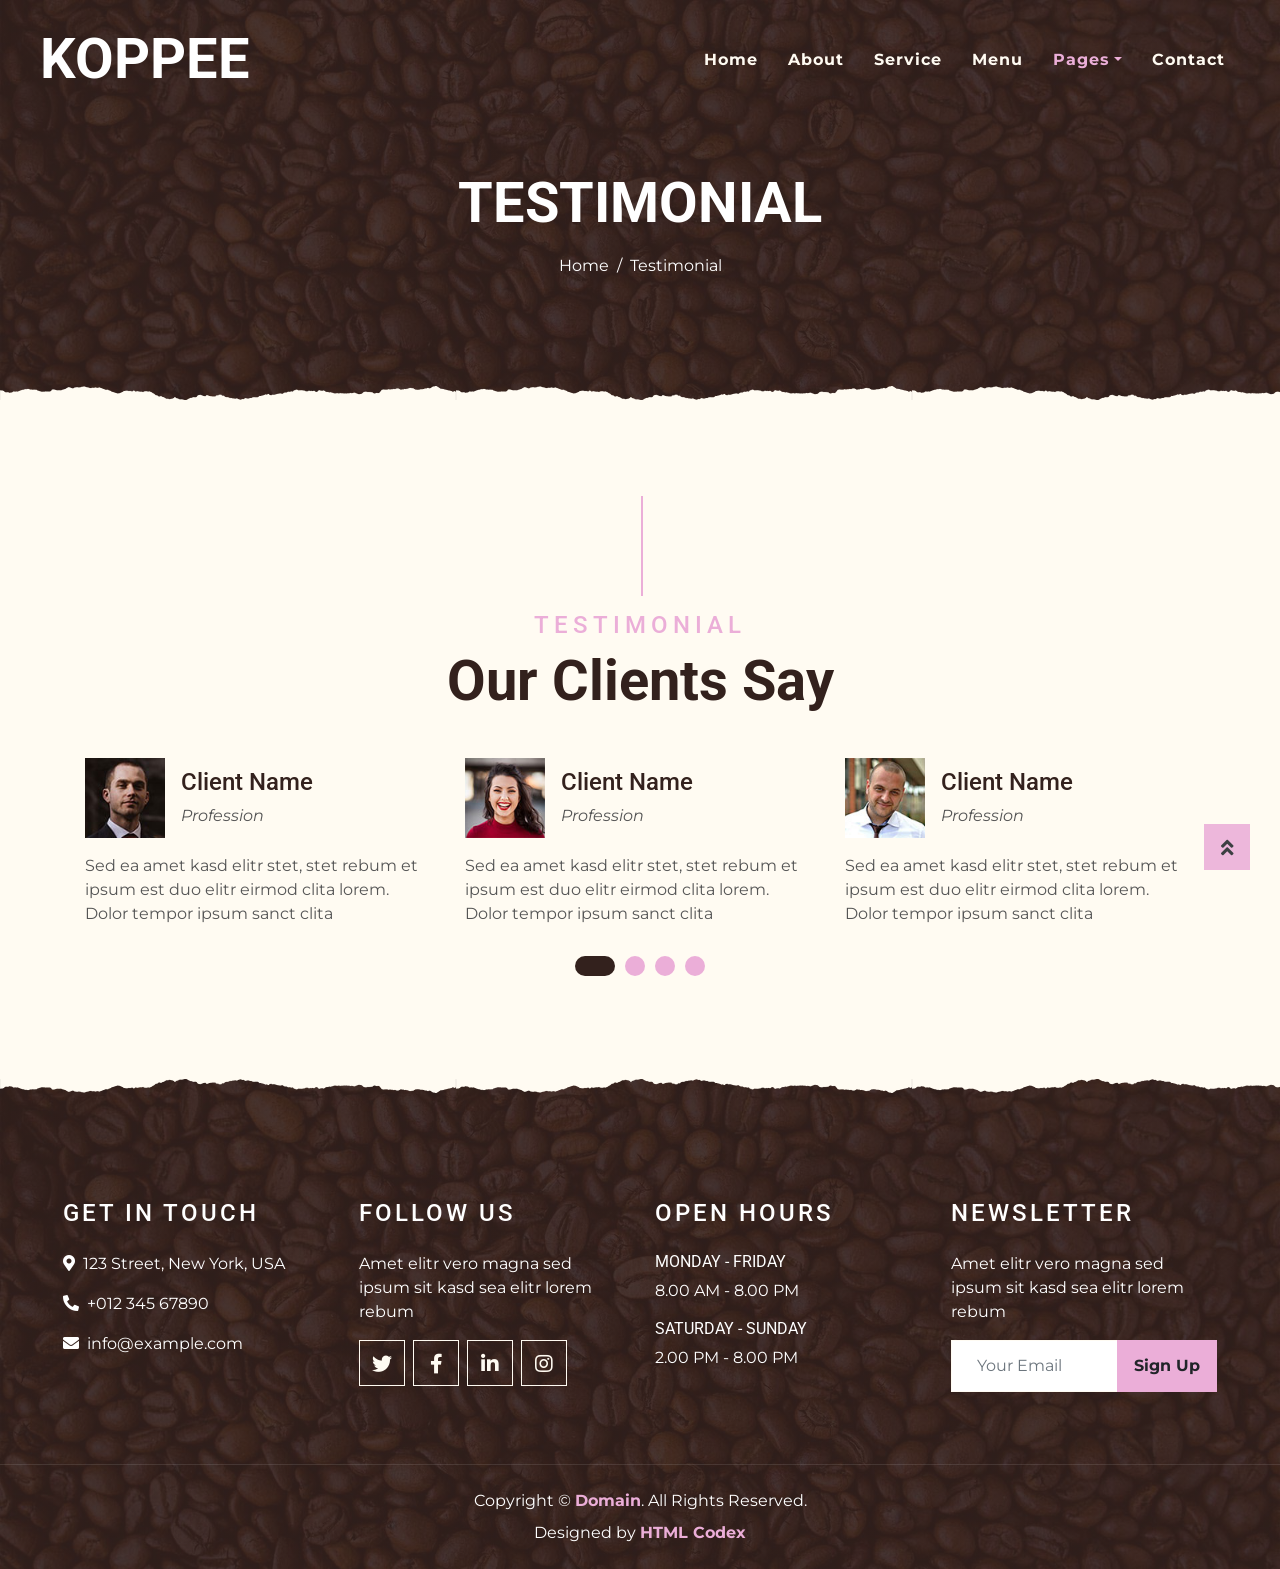
<file: testimonial.html>
<!DOCTYPE html>
<html lang="en">

<head>
    <meta charset="utf-8">
    <title>KOPPEE - Coffee Shop HTML Template</title>
    <meta content="width=device-width, initial-scale=1.0" name="viewport">
    <meta content="Free Website Template" name="keywords">
    <meta content="Free Website Template" name="description">

    <!-- Favicon -->
    <link href="img/favicon.ico" rel="icon">

    <!-- Google Font -->
    <link rel="preconnect" href="https://fonts.gstatic.com">
    <link href="https://fonts.googleapis.com/css2?family=Montserrat:wght@200;400&family=Roboto:wght@400;500;700&display=swap" rel="stylesheet"> 

    <!-- Font Awesome -->
    <link href="https://cdnjs.cloudflare.com/ajax/libs/font-awesome/5.10.0/css/all.min.css" rel="stylesheet">

    <!-- Libraries Stylesheet -->
    <link href="lib/owlcarousel/assets/owl.carousel.min.css" rel="stylesheet">
    <link href="lib/tempusdominus/css/tempusdominus-bootstrap-4.min.css" rel="stylesheet" />

    <!-- Customized Bootstrap Stylesheet -->
    <link href="css/style.min.css" rel="stylesheet">
</head>

<body>
    <!-- Navbar Start -->
    <div class="container-fluid p-0 nav-bar">
        <nav class="navbar navbar-expand-lg bg-none navbar-dark py-3">
            <a href="index.html" class="navbar-brand px-lg-4 m-0">
                <h1 class="m-0 display-4 text-uppercase text-white">KOPPEE</h1>
            </a>
            <button type="button" class="navbar-toggler" data-toggle="collapse" data-target="#navbarCollapse">
                <span class="navbar-toggler-icon"></span>
            </button>
            <div class="collapse navbar-collapse justify-content-between" id="navbarCollapse">
                <div class="navbar-nav ml-auto p-4">
                    <a href="index.html" class="nav-item nav-link">Home</a>
                    <a href="about.html" class="nav-item nav-link">About</a>
                    <a href="service.html" class="nav-item nav-link">Service</a>
                    <a href="menu.html" class="nav-item nav-link">Menu</a>
                    <div class="nav-item dropdown">
                        <a href="#" class="nav-link dropdown-toggle active" data-toggle="dropdown">Pages</a>
                        <div class="dropdown-menu text-capitalize">
                            <a href="reservation.html" class="dropdown-item">Reservation</a>
                            <a href="testimonial.html" class="dropdown-item active">Testimonial</a>
                        </div>
                    </div>
                    <a href="contact.html" class="nav-item nav-link">Contact</a>
                </div>
            </div>
        </nav>
    </div>
    <!-- Navbar End -->


    <!-- Page Header Start -->
    <div class="container-fluid page-header mb-5 position-relative overlay-bottom">
        <div class="d-flex flex-column align-items-center justify-content-center pt-0 pt-lg-5" style="min-height: 400px">
            <h1 class="display-4 mb-3 mt-0 mt-lg-5 text-white text-uppercase">Testimonial</h1>
            <div class="d-inline-flex mb-lg-5">
                <p class="m-0 text-white"><a class="text-white" href="">Home</a></p>
                <p class="m-0 text-white px-2">/</p>
                <p class="m-0 text-white">Testimonial</p>
            </div>
        </div>
    </div>
    <!-- Page Header End -->


    <!-- Testimonial Start -->
    <div class="container-fluid py-5">
        <div class="container">
            <div class="section-title">
                <h4 class="text-primary text-uppercase" style="letter-spacing: 5px;">Testimonial</h4>
                <h1 class="display-4">Our Clients Say</h1>
            </div>
            <div class="owl-carousel testimonial-carousel">
                <div class="testimonial-item">
                    <div class="d-flex align-items-center mb-3">
                        <img class="img-fluid" src="img/testimonial-1.jpg" alt="">
                        <div class="ml-3">
                            <h4>Client Name</h4>
                            <i>Profession</i>
                        </div>
                    </div>
                    <p class="m-0">Sed ea amet kasd elitr stet, stet rebum et ipsum est duo elitr eirmod clita lorem. Dolor tempor ipsum sanct clita</p>
                </div>
                <div class="testimonial-item">
                    <div class="d-flex align-items-center mb-3">
                        <img class="img-fluid" src="img/testimonial-2.jpg" alt="">
                        <div class="ml-3">
                            <h4>Client Name</h4>
                            <i>Profession</i>
                        </div>
                    </div>
                    <p class="m-0">Sed ea amet kasd elitr stet, stet rebum et ipsum est duo elitr eirmod clita lorem. Dolor tempor ipsum sanct clita</p>
                </div>
                <div class="testimonial-item">
                    <div class="d-flex align-items-center mb-3">
                        <img class="img-fluid" src="img/testimonial-3.jpg" alt="">
                        <div class="ml-3">
                            <h4>Client Name</h4>
                            <i>Profession</i>
                        </div>
                    </div>
                    <p class="m-0">Sed ea amet kasd elitr stet, stet rebum et ipsum est duo elitr eirmod clita lorem. Dolor tempor ipsum sanct clita</p>
                </div>
                <div class="testimonial-item">
                    <div class="d-flex align-items-center mb-3">
                        <img class="img-fluid" src="img/testimonial-4.jpg" alt="">
                        <div class="ml-3">
                            <h4>Client Name</h4>
                            <i>Profession</i>
                        </div>
                    </div>
                    <p class="m-0">Sed ea amet kasd elitr stet, stet rebum et ipsum est duo elitr eirmod clita lorem. Dolor tempor ipsum sanct clita</p>
                </div>
            </div>
        </div>
    </div>
    <!-- Testimonial End -->


    <!-- Footer Start -->
    <div class="container-fluid footer text-white mt-5 pt-5 px-0 position-relative overlay-top">
        <div class="row mx-0 pt-5 px-sm-3 px-lg-5 mt-4">
            <div class="col-lg-3 col-md-6 mb-5">
                <h4 class="text-white text-uppercase mb-4" style="letter-spacing: 3px;">Get In Touch</h4>
                <p><i class="fa fa-map-marker-alt mr-2"></i>123 Street, New York, USA</p>
                <p><i class="fa fa-phone-alt mr-2"></i>+012 345 67890</p>
                <p class="m-0"><i class="fa fa-envelope mr-2"></i>info@example.com</p>
            </div>
            <div class="col-lg-3 col-md-6 mb-5">
                <h4 class="text-white text-uppercase mb-4" style="letter-spacing: 3px;">Follow Us</h4>
                <p>Amet elitr vero magna sed ipsum sit kasd sea elitr lorem rebum</p>
                <div class="d-flex justify-content-start">
                    <a class="btn btn-lg btn-outline-light btn-lg-square mr-2" href="#"><i class="fab fa-twitter"></i></a>
                    <a class="btn btn-lg btn-outline-light btn-lg-square mr-2" href="#"><i class="fab fa-facebook-f"></i></a>
                    <a class="btn btn-lg btn-outline-light btn-lg-square mr-2" href="#"><i class="fab fa-linkedin-in"></i></a>
                    <a class="btn btn-lg btn-outline-light btn-lg-square" href="#"><i class="fab fa-instagram"></i></a>
                </div>
            </div>
            <div class="col-lg-3 col-md-6 mb-5">
                <h4 class="text-white text-uppercase mb-4" style="letter-spacing: 3px;">Open Hours</h4>
                <div>
                    <h6 class="text-white text-uppercase">Monday - Friday</h6>
                    <p>8.00 AM - 8.00 PM</p>
                    <h6 class="text-white text-uppercase">Saturday - Sunday</h6>
                    <p>2.00 PM - 8.00 PM</p>
                </div>
            </div>
            <div class="col-lg-3 col-md-6 mb-5">
                <h4 class="text-white text-uppercase mb-4" style="letter-spacing: 3px;">Newsletter</h4>
                <p>Amet elitr vero magna sed ipsum sit kasd sea elitr lorem rebum</p>
                <div class="w-100">
                    <div class="input-group">
                        <input type="text" class="form-control border-light" style="padding: 25px;" placeholder="Your Email">
                        <div class="input-group-append">
                            <button class="btn btn-primary font-weight-bold px-3">Sign Up</button>
                        </div>
                    </div>
                </div>
            </div>
        </div>
        <div class="container-fluid text-center text-white border-top mt-4 py-4 px-sm-3 px-md-5" style="border-color: rgba(256, 256, 256, .1) !important;">
            <p class="mb-2 text-white">Copyright &copy; <a class="font-weight-bold" href="#">Domain</a>. All Rights Reserved.</a></p>
            <p class="m-0 text-white">Designed by <a class="font-weight-bold" href="https://htmlcodex.com">HTML Codex</a></p>
        </div>
    </div>
    <!-- Footer End -->


    <!-- Back to Top -->
    <a href="#" class="btn btn-lg btn-primary btn-lg-square back-to-top"><i class="fa fa-angle-double-up"></i></a>


    <!-- JavaScript Libraries -->
    <script src="https://code.jquery.com/jquery-3.4.1.min.js"></script>
    <script src="https://stackpath.bootstrapcdn.com/bootstrap/4.4.1/js/bootstrap.bundle.min.js"></script>
    <script src="lib/easing/easing.min.js"></script>
    <script src="lib/waypoints/waypoints.min.js"></script>
    <script src="lib/owlcarousel/owl.carousel.min.js"></script>
    <script src="lib/tempusdominus/js/moment.min.js"></script>
    <script src="lib/tempusdominus/js/moment-timezone.min.js"></script>
    <script src="lib/tempusdominus/js/tempusdominus-bootstrap-4.min.js"></script>

    <!-- Contact Javascript File -->
    <script src="mail/jqBootstrapValidation.min.js"></script>
    <script src="mail/contact.js"></script>

    <!-- Template Javascript -->
    <script src="js/main.js"></script>
</body>

</html>
</file>
